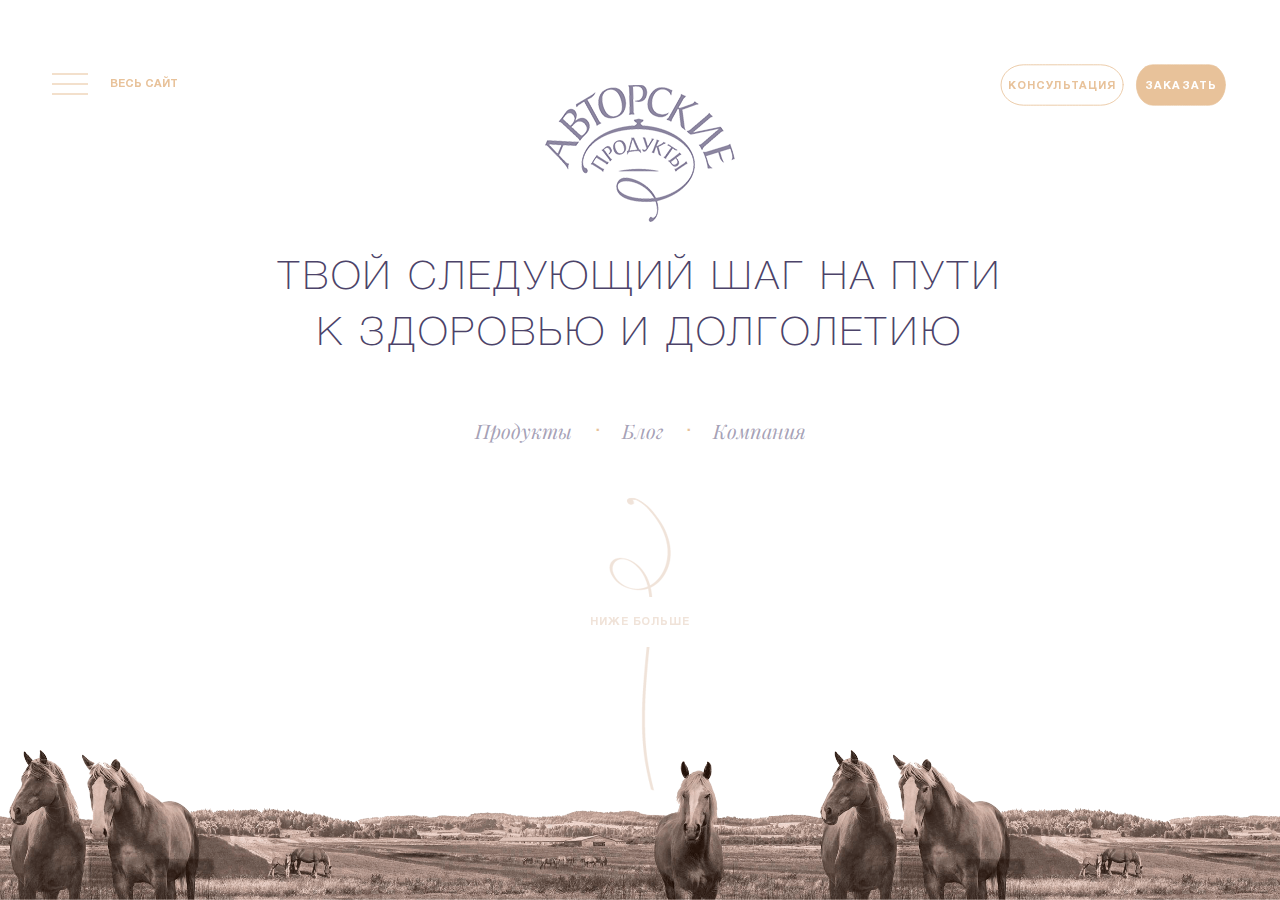
<file: index.html>
<!doctype html>
<html>
<head>
	<meta charset="utf-8">
	<title>Main</title>
	<meta name="viewport" content="width=device-width, initial-scale=1">
	<meta name="format-detection" content="telephone=no">
	<link href='http://fonts.googleapis.com/css?family=Playfair+Display:400,700,400italic,700italic&subset=latin,cyrillic' rel='stylesheet' type='text/css'>
	<link rel="stylesheet" media="all" href="css/screen.css" >
	<!--[if IE]><script src="js/html5shiv.js"></script><![endif]-->
</head>
<body>
<!-- BEGIN  out-->
<div class="out">
	<!-- begin container  -->
	<div class="container">
		<div id="viewport" class="main">
			<!-- begin header  -->
			<header class="header" data-sr>
				<div class="header__in">
					<a href="#" class="logo js-top"></a>
					<!-- begin header__wrap  -->
					<div class="header__wrap">
						<div class="header__bl onleft">
							<div class="header__menu">
								<button id="hamburger" class="menu-button">
									<span id="morph-shape" class="morph-shape" data-morph-open="M3,20c0,0,12-4,27-4s27,4,27,4;M3,60c0,0,12,4,27,4s27-4,27-4" data-morph-close="M3,20c0,0,12,4,27,4s27-4,27-4;M3,60c0,0,12-4,27-4s27,4,27,4">
										<svg width="100%" height="100%" viewBox="0 0 60 80" preserveAspectRatio="none">
											<path d="M3,20c0,0,12,0,27,0s27,0,27,0" fill="none"/>
											<line x1="3" y1="40" x2="57" y2="40"/>
											<path d="M3,60c0,0,12,0,27,0s27,0,27,0" fill="none"/>
										</svg>
									</span>
									<span class="header__link">Весь сайт</span>
								</button>
							</div>
						</div>
						<div class="header__bl onright">
							<div class="button-wrap">
								<button class="button button--line button--effect-1">
									<span class="morph-shape" data-morph-active="M286.5,62.5c0,27.891-22.609,50.5-50.5,50.5c0,0-64.355-6-86-6c-21.645,0-86,6-86,6c-27.891,0-50.5-22.609-50.5-50.5l0,0C13.5,34.609,36.109,12,64,12c0,0,64.355,6,86,6c21.645,0,86-6,86-6C263.891,12,286.5,34.609,286.5,62.5L286.5,62.5z">
										<svg width="100%" height="100%" viewBox="0 0 300 125" preserveAspectRatio="none">
											<path d="M286.5,62.5c0,27.891-22.609,50.5-50.5,50.5c0,0-64.355,0-86,0c-21.645,0-86,0-86,0c-27.891,0-50.5-22.609-50.5-50.5l0,0C13.5,34.609,36.109,12,64,12c0,0,64.355,0,86,0c21.645,0,86,0,86,0C263.891,12,286.5,34.609,286.5,62.5L286.5,62.5z"/>
										</svg>
									</span>
									<span class="button__text">Консультация</span>
								</button>
								<button class="button button--fill button--effect-1">
									<span class="morph-shape" data-morph-active="M286.5,62.5c0,27.891-22.609,50.5-50.5,50.5c0,0-64.355-6-86-6c-21.645,0-86,6-86,6c-27.891,0-50.5-22.609-50.5-50.5l0,0C13.5,34.609,36.109,12,64,12c0,0,64.355,6,86,6c21.645,0,86-6,86-6C263.891,12,286.5,34.609,286.5,62.5L286.5,62.5z">
										<svg width="100%" height="100%" viewBox="0 0 300 125" preserveAspectRatio="none">
											<path d="M286.5,62.5C286.5,90.39099999999999,263.891,113,236,113C236,113,171.64499999999998,113,150,113C128.355,113,64,113,64,113C36.109,113,13.5,90.39099999999999,13.5,62.5C13.5,62.5,13.5,62.5,13.5,62.5C13.5,34.609,36.109,12,64,12C64,12,128.35500000000002,12,150,12C171.645,12,236,12,236,12C263.891,12,286.5,34.609,286.5,62.5C286.5,62.5,286.5,62.5,286.5,62.5C286.5,62.5,286.5,62.5,286.5,62.5"></path>
										<desc>Created with Snap</desc><defs></defs></svg>
									</span>
									<span class="button__text">Заказать</span>
								</button>
							</div>
						</div>
					</div>
					<!-- end header__wrap -->
				</div>
			</header>
			<!-- end header -->
			<div class="section large-pad no-bg" data-sr>
				<div class="section__in txt-center">
					<h1 class='h1 max-width'>Твой следующий шаг на пути к здоровью и долголетию</h1>
					<ul class="anchors">
						<li><a href="#products" class="anchors__link js-link">Продукты</a></li>
						<li><a href="#blog" class="anchors__link js-link">Блог</a></li>
						<li><a href="#about" class="anchors__link js-link">Компания</a></li>
					</ul>
					<a href="#products" class="more js-link" data-sr="delay always, reset true, vFactor 0.9"><span>Ниже больше</span></a>
				</div>
			</div>
			<div class="section animate" id='products'>
				<div class="section__in">
					<h2 class="h2" data-sr>Продукты</h2>
					<h3 class="h3" data-sr>Уникальные</h3>
					<div class="slick-product" data-sr="wait 0.3s">
						<div class="product__slide">
							<div class="product__img onleft">
								<p class="product__ttl">Кобылье молоко и кумыс</p>
								<img src="img/package.jpg" alt="">
							</div>
							<div class="product__txt onright">
								<p class="product__ttl">Кобылье молоко и кумыс</p>
								<p class="product__p">Натуральное терапевтическое средство, рекомендованное для повышения иммунной защиты организма, нормализации обмена веществ, лечения расстройств ЖКТ и кожных заболеваний.</p>
								<a class="button is-orange" href="#">Терапевтические свойства</a>
							</div>
						</div>
						<div class="product__slide">
							<div class="product__img onleft">
								<p class="product__ttl">Кобылье молоко и кумыс</p>
								<img src="img/package.jpg" alt="">
							</div>
							<div class="product__txt onright">
								<p class="product__ttl">Кобылье молоко и кумыс</p>
								<p class="product__p">Натуральное терапевтическое средство, рекомендованное для повышения иммунной защиты организма, нормализации обмена веществ, лечения расстройств ЖКТ и кожных заболеваний.</p>
								<a class="button is-orange" href="#">Терапевтические свойства</a>
							</div>
						</div>
						<div class="product__slide">
							<div class="product__img onleft">
								<p class="product__ttl">Кобылье молоко и кумыс</p>
								<img src="img/package.jpg" alt="">
							</div>
							<div class="product__txt onright">
								<p class="product__ttl">Кобылье молоко и кумыс</p>
								<p class="product__p">Натуральное терапевтическое средство, рекомендованное для повышения иммунной защиты организма, нормализации обмена веществ, лечения расстройств ЖКТ и кожных заболеваний.</p>
								<a class="button is-orange" href="#">Терапевтические свойства</a>
							</div>
					  	</div>
					</div>
				</div>
				<span class="flourish" data-sr="vFactor 0.9"></span>
			</div>
			<div class="section animate" id='blog'>
				<div class="section__in">
					<h2 class="h2" data-sr>Наш блог</h2>
					<h3 class="h3" data-sr>Свежие события</h3>
					<div class="txt-center blog-slider">
						<div class="blog js-blog">
							<div class="blog__item" data-sr="wait 0.3s">
								<a href="#" class="blog__in">
									<div class="blog__img">
										<img src="img/blog1.jpg" alt="">
									</div>
									<p class="blog__txt">Кобылье молоко и кумыс - здоровье в каждой капле</p>
									<p class="blog__date">06 марта 2015</p>
								</a>
							</div>
							<div class="blog__item" data-sr="wait 0.6s">
								<a href="#" class="blog__in">
									<div class="blog__img">
										<img src="img/blog2.jpg" alt="">
									</div>
									<p class="blog__txt">Невероятная польза от кумыса.</p>
									<p class="blog__date">06 марта 2015 </p>
								</a>
							</div>
							<div class="blog__item" data-sr="wait 0.9s">
								<a href="#" class="blog__in">
									<div class="blog__img">
										<img src="img/blog3.jpg" alt="">
									</div>
									<p class="blog__txt">Влияние кумыса на сердечно-сосудистую и репродуктивную систему</p>
									<p class="blog__date">06 марта 2015 </p>
								</a>
							</div>
						</div>
						<div class="blog__btn"><a href="1-0blog.html" class="button is-orange">Весь блог</a></div>
					</div>
				</div>
				<span class="flourish" data-sr="delay always, reset true, vFactor 0.9"></span>
			</div>
			<div class="section animate" id='company'>
				<div class="section__in">
					<h2 class="h2" data-sr>Душевная компания</h2>
					<h3 class="h3" data-sr>Мы вкладываем душу во все, что делаем. По-другому не умеем</h3>
					<div class="about">
						<div class="about__bl no-bg">
							<p class="about__txt onleft" data-sr="wait 0.3s">
								Именно такое чуткое отношение к работе позволило за 2 года построить с нуля современную молочную конеферму. Первую
								и единственную в Беларуси ферму, где производятся поистине «Авторские продукты» –  кобылье молоко и кумыс.  Проект реали-
								зован благодаря дружной команде единомышленников, влюблен-
								ных в лошадей.

							</p>
							<p class="about__txt onright" data-sr="wait 0.6s">
								Каждый из нас является автором, ценным специалистом, экспертом в своем деле. И каждый несет ответственность за качество продуктов и уровень оказываемого сервиса. Вместе мы прокладываем свой собственный путь. Неизведанный, смелый, уникальный. Дорабатываем и внедряем самые современные технологии, учитывая ценный опыт лидеров мирового коневодства.
							</p>
						</div>
						<blockquote class="blockquote" data-sr="wait 0.9s">
							<p>Все, что мы реализуем, делается в нашей стране впервые. И осознание этого только укрепляет стремление к поставленной цели: принять участие в оздоровлении нации, возродив в Беларуси молочное коневодство!</p>
						</blockquote>
						<div class="about__btn" href="#" data-sr="wait 1.2s"><a href="#" class="button is-orange">Производство</a></div>
					</div>
				</div>
				<span class="flourish" data-sr="delay always, reset true, vFactor 0.9"></span>
			</div>
			<div class="section animate" id='about'>
				<div class="section__in">
					<h2 class="h2" data-sr>О компании</h2>
					<h3 class="h3" data-sr>История успеха</h3>
					<div class="about">
						<p class="about__ttl" data-sr="wait 0.3s">Компания “Авторские продукты”</p>
						<div class="about__bl">
							<p class="about__txt onleft" data-sr="wait 0.6s">
								Наша компания одна из первых начала заниматься выращиванием лошадей для производства кумыса.
								Мы новички на рынке Беларуси, но, надеемся, что нас и нашу продукцию полюбят и примят, так как она не просто вкусная, но еще и целебная.
								Все, что мы делаем, направлено на достижение общей цели — открыть людям доступ к целебным свойствам кобыльего молока и кумыса.
							</p>
							<p class="about__txt onright" data-sr="wait 0.9s">
								Наша компания одна из первых начала заниматься выращиванием лошадей для производства кумыса.
								На нашей конеферме работают специалисты, влюбленные в лошадей.
								Дружный коллектив единомышленников направляет все свои знания, умения и навыки на то, чтобы возродить продуктивное молочное коневодство в Беларуси.
								Мы ощущаем, что общение с лошадьми поменяло наше мировоззрение.
							</p>
						</div>
						<div class="about__btn" href="#"><a href="#" class="button is-orange" data-sr="wait 1.2s">Читать подробнее</a></div>
					</div>
				</div>
				<span class="flourish" data-sr="delay always, reset true, vFactor 0.9"></span>
			</div>
			<div class="section no-bg animate" id='all'>
				<div class="section__in">
					<h2 class="h2" data-sr>Весь сайт</h2>
					<h3 class="h3" data-sr>Не теряйтесь</h3>
					<div class="all" data-sr="wait 0.3s">
						<ul class="all__list">
							<li><a class="js-top" href="#"><span>Авторские продукты</span></a></li>
							<li><a class="js-link" href="#products"><span>Продукты</span></a></li>
							<li><a class="js-link" href="#blog"><span>Блог</span></a></li>
							<li><a class="js-link" href="#about"><span>Компания</span></a></li>
						</ul>
						<ul class="all__list">
							<li><a href="#"><span>Кобылье молоко и кумыс</span></a></li>
							<li><a href="#"><span>Влияние на организм</span></a></li>
							<li><a href="#"><span>Состав</span></a></li>
							<li><a href="#"><span>Терапевтические свойства</span></a></li>
							<li><a href="#"><span>Гигена</span></a></li>
							<li><a href="#"><span>Ежедневная гигиена</span></a></li>
							<li><a href="#"><span>Правильное употребление</span></a></li>
							<li><a href="#"><span>Философия</span></a></li>
							<li><a href="#"><span>Для кого</span></a></li>
							<li><a href="#"><span>Коневодство</span></a></li>
						</ul>
						<ul class="all__list">
							<li><a href="#"><span>Производство</span></a></li>
							<li><a href="#"><span>Наша ферма</span></a></li>
							<li><a href="#"><span>Как получить кобылье молоко</span></a></li>
							<li><a href="#"><span>Как производится кумыс</span></a></li>
							<li><a href="#"><span>Срок годности</span></a></li>
							<li><a href="#"><span>Упаковка</span></a></li>
							<li><a href="#"><span>Наша команда</span></a></li>
						</ul>
						<ul class="all__list">
							<li><a href="#"><span>Сервис</span></a></li>
							<li><a href="#"><span>Кобылье молоко в кулинарии</span></a></li>
							<li><a href="#"><span>Доставка</span></a></li>
							<li><a href="#"><span>Отзывы</span></a></li>
							<li><a href="#"><span>Наши покупатели</span></a></li>
						</ul>
					</div>
				</div>
				<span class="flourish" data-sr="delay always, reset true, vFactor 0.9"></span>
			</div>
			<!-- begin footer  -->
			<footer class="footer is-main" data-sr>
				<div class="footer__in">
					<button class="button button--fill button--effect-1 js-top">
						<span class="morph-shape" data-morph-active="M286.5,62.5c0,27.891-22.609,50.5-50.5,50.5c0,0-64.355-6-86-6c-21.645,0-86,6-86,6c-27.891,0-50.5-22.609-50.5-50.5l0,0C13.5,34.609,36.109,12,64,12c0,0,64.355,6,86,6c21.645,0,86-6,86-6C263.891,12,286.5,34.609,286.5,62.5L286.5,62.5z">
							<svg width="100%" height="100%" viewBox="0 0 300 125" preserveAspectRatio="none">
								<path d="M286.5,62.5C286.5,90.39099999999999,263.891,113,236,113C236,113,171.64499999999998,113,150,113C128.355,113,64,113,64,113C36.109,113,13.5,90.39099999999999,13.5,62.5C13.5,62.5,13.5,62.5,13.5,62.5C13.5,34.609,36.109,12,64,12C64,12,128.35500000000002,12,150,12C171.645,12,236,12,236,12C263.891,12,286.5,34.609,286.5,62.5C286.5,62.5,286.5,62.5,286.5,62.5C286.5,62.5,286.5,62.5,286.5,62.5"></path>
							<desc>Created with Snap</desc><defs></defs></svg>
						</span>
						<span class="button__text">Наверх</span>
					</button>
					<p class="footer__copy">© 2014, «БелКумысПром»</p>
					<p class="footer__made">Разработка сайта: <a href="#">Flex Media</a></p>
				</div>
			</footer>
			<!-- end footer -->
		</div>
		<div class="bg js-bg"></div>
	</div>
	<!-- end container  -->
	<!-- begin mobile-menu -->
	<nav class="mob">
		<div class="mob__in">
			<a href="#" class="mob__logo"><img src="img/logo-small.png" alt=""></a>
			<div class="mob__nav">
				<ul class="mob__menu">
					<li><a href="#" class="mob__link is-active">Главная</a></li>
					<li><a href="#" class="mob__link">Блог</a></li>
					<li><a href="#" class="mob__link">Кобылье молоко и кумыс</a></li>
					<li><a href="#" class="mob__link">Производство</a></li>
					<li><a href="#" class="mob__link">Сервис</a></li>
				</ul>
			</div>
			<a href="#" class="mob__order">Консультация</a>
			<a href="#" class="mob__order">Заказать</a>
		</div>
	</nav>
	<div class="mob-close js-mob-close">
		<i class="icon-close"></i>
		<span>Закрыть</span>
	</div>
	<!-- end mobile-menu -->
</div>
<!-- END out-->
<!-- load scripts -->
<script src='js/lib/jquery.js'></script>
<script src='js/lib/slick.min.js'></script>
<script src='js/lib/modernizr.custom.js'></script>
<script src='js/lib/snap.svg-min.js'></script>
<script src='js/lib/classie.js'></script>
<script src='js/lib/dialogFx.js'></script>
<script src='js/lib/scrollTo.min.js'></script>
<script src='js/lib/jquery.form-validator.min.js'></script>
<script src='js/lib/scrollReveal.min.js'></script>
<script src='js/common.js'></script>
<script>
	var config = { 
		viewport: document.getElementById('viewport'),
		vFactor:  0.50,
		scale: false
	}
	window.sr = new scrollReveal( config);
</script>
</body>
</html>
</file>
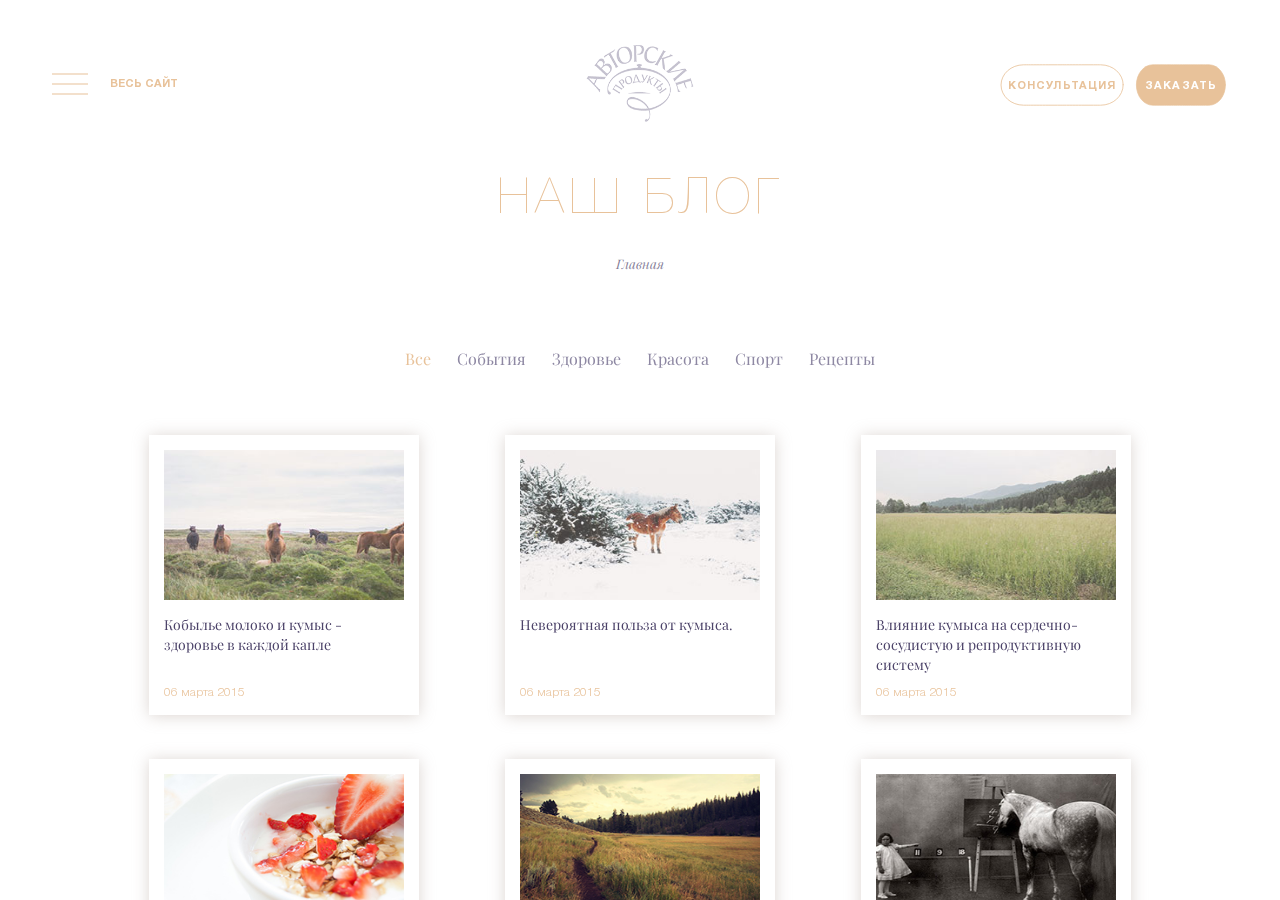
<file: 1-0blog.html>
<!doctype html>
<html>
<head>
	<meta charset="utf-8">
	<title>Blog</title>
	<meta name="viewport" content="width=device-width, initial-scale=1">
	<meta name="format-detection" content="telephone=no">
	<link href='http://fonts.googleapis.com/css?family=Playfair+Display:400,400italic&subset=latin,cyrillic' rel='stylesheet' type='text/css'>
	<link rel="stylesheet" media="all" href="css/screen.css" >
	<!--[if IE]><script src="js/html5shiv.js"></script><![endif]-->
</head>
<body>
<!-- BEGIN  out-->
<div class="out is-inner">
	<div class="container">
		<div id="viewport" class="main">
			<!-- begin header  -->
			<header class="header" data-sr>
				<div class="header__in">
					<a href="#" class="logo logo_inner js-top"></a>
					<!-- begin header__wrap  -->
					<div class="header__wrap">
						<div class="header__bl onleft">
							<div class="header__menu">
								<button id="hamburger" class="menu-button">
									<span id="morph-shape" class="morph-shape" data-morph-open="M3,20c0,0,12-4,27-4s27,4,27,4;M3,60c0,0,12,4,27,4s27-4,27-4" data-morph-close="M3,20c0,0,12,4,27,4s27-4,27-4;M3,60c0,0,12-4,27-4s27,4,27,4">
										<svg width="100%" height="100%" viewBox="0 0 60 80" preserveAspectRatio="none">
											<path d="M3,20c0,0,12,0,27,0s27,0,27,0" fill="none"/>
											<line x1="3" y1="40" x2="57" y2="40"/>
											<path d="M3,60c0,0,12,0,27,0s27,0,27,0" fill="none"/>
										</svg>
									</span>
									<span class="header__link">Весь сайт</span>
								</button>
							</div>
						</div>
						<div class="header__bl onright">
							<div class="button-wrap">
								<button class="button button--line button--effect-1">
									<span class="morph-shape" data-morph-active="M286.5,62.5c0,27.891-22.609,50.5-50.5,50.5c0,0-64.355-6-86-6c-21.645,0-86,6-86,6c-27.891,0-50.5-22.609-50.5-50.5l0,0C13.5,34.609,36.109,12,64,12c0,0,64.355,6,86,6c21.645,0,86-6,86-6C263.891,12,286.5,34.609,286.5,62.5L286.5,62.5z">
										<svg width="100%" height="100%" viewBox="0 0 300 125" preserveAspectRatio="none">
											<path d="M286.5,62.5c0,27.891-22.609,50.5-50.5,50.5c0,0-64.355,0-86,0c-21.645,0-86,0-86,0c-27.891,0-50.5-22.609-50.5-50.5l0,0C13.5,34.609,36.109,12,64,12c0,0,64.355,0,86,0c21.645,0,86,0,86,0C263.891,12,286.5,34.609,286.5,62.5L286.5,62.5z"/>
										</svg>
									</span>
									<span class="button__text">Консультация</span>
								</button>
								<button class="button button--fill button--effect-1">
									<span class="morph-shape" data-morph-active="M286.5,62.5c0,27.891-22.609,50.5-50.5,50.5c0,0-64.355-6-86-6c-21.645,0-86,6-86,6c-27.891,0-50.5-22.609-50.5-50.5l0,0C13.5,34.609,36.109,12,64,12c0,0,64.355,6,86,6c21.645,0,86-6,86-6C263.891,12,286.5,34.609,286.5,62.5L286.5,62.5z">
										<svg width="100%" height="100%" viewBox="0 0 300 125" preserveAspectRatio="none">
											<path d="M286.5,62.5C286.5,90.39099999999999,263.891,113,236,113C236,113,171.64499999999998,113,150,113C128.355,113,64,113,64,113C36.109,113,13.5,90.39099999999999,13.5,62.5C13.5,62.5,13.5,62.5,13.5,62.5C13.5,34.609,36.109,12,64,12C64,12,128.35500000000002,12,150,12C171.645,12,236,12,236,12C263.891,12,286.5,34.609,286.5,62.5C286.5,62.5,286.5,62.5,286.5,62.5C286.5,62.5,286.5,62.5,286.5,62.5"></path>
										<desc>Created with Snap</desc><defs></defs></svg>
									</span>
									<span class="button__text">Заказать</span>
								</button>
							</div>
						</div>
					</div>
					<!-- end header__wrap -->
				</div>
			</header>
			<!-- end header -->
			<div class="section is-blog">
				<div class="section__in small-pad">
					<h2 class="h2" data-sr>Наш блог</h2>
					<ul class="breadcrumbs" data-sr>
						<li><a href="#">Главная</a></li>
					</ul>
					<ul class="tags" data-sr="wait 0.3s">
						<li><a href="#" class="is-active">Все</a></li>
						<li><a href="#">События</a></li>
						<li><a href="#">Здоровье</a></li>
						<li><a href="#">Красота</a></li>
						<li><a href="#">Спорт</a></li>
						<li><a href="#">Рецепты</a></li>
					</ul>
					<div class="txt-center">
						<div class="blog">
							<div class="blog__item" data-sr="wait 0.3s">
								<a href="#" class="blog__in">
									<div class="blog__img">
										<img src="img/blog1.jpg" alt="">
									</div>
									<p class="blog__txt">Кобылье молоко и кумыс - здоровье в каждой капле</p>
									<p class="blog__date">06 марта 2015</p>
								</a>
							</div>
							<div class="blog__item" data-sr="wait 0.6s">
								<a href="#" class="blog__in">
									<div class="blog__img">
										<img src="img/blog2.jpg" alt="">
									</div>
									<p class="blog__txt">Невероятная польза от кумыса.</p>
									<p class="blog__date">06 марта 2015 </p>
								</a>
							</div>
							<div class="blog__item" data-sr="wait 0.9s">
								<a href="#" class="blog__in">
									<div class="blog__img">
										<img src="img/blog3.jpg" alt="">
									</div>
									<p class="blog__txt">Влияние кумыса на сердечно-сосудистую и репродуктивную систему</p>
									<p class="blog__date">06 марта 2015 </p>
								</a>
							</div>
							<div class="blog__item" data-sr="wait 0.3s, vFactor 0.1">
								<a href="#" class="blog__in">
									<div class="blog__img">
										<img src="img/blog4.jpg" alt="">
									</div>
									<p class="blog__txt">Рецепты коктейлей <br> из кобыльего молока</p>
									<p class="blog__date">06 марта 2015 </p>
								</a>
							</div>
							<div class="blog__item" data-sr="wait 0.6s, vFactor 0.1">
								<a href="#" class="blog__in">
									<div class="blog__img">
										<img src="img/blog5.jpg" alt="">
									</div>
									<p class="blog__txt">Чем мы кормим лошадей</p>
									<p class="blog__date">06 марта 2015 </p>
								</a>
							</div>
							<div class="blog__item" data-sr="wait 0.9s, vFactor 0.1">
								<a href="#" class="blog__in">
									<div class="blog__img">
										<img src="img/blog6.jpg" alt="">
									</div>
									<p class="blog__txt">Лошади одни из умнейших животных на Земле.</p>
									<p class="blog__date">06 марта 2015 </p>
								</a>
							</div>
						</div>
					</div>
					<ul class="pages" data-sr>
						<li><a href="#" class="is-active">1</a></li>
						<li><a href="#">2</a></li>
						<li><a href="#">3</a></li>
						<li><a href="#">4</a></li>
						<li><a href="#">5</a></li>
						<li><a href="#">...</a></li>
						<li><a href="#">16</a></li>
					</ul>
				</div>
			</div>

			<!-- begin footer  -->
			<footer class="footer" data-sr>
				<div class="footer__in">
					<button class="button button--fill button--effect-1 js-top">
						<span class="morph-shape" data-morph-active="M286.5,62.5c0,27.891-22.609,50.5-50.5,50.5c0,0-64.355-6-86-6c-21.645,0-86,6-86,6c-27.891,0-50.5-22.609-50.5-50.5l0,0C13.5,34.609,36.109,12,64,12c0,0,64.355,6,86,6c21.645,0,86-6,86-6C263.891,12,286.5,34.609,286.5,62.5L286.5,62.5z">
							<svg width="100%" height="100%" viewBox="0 0 300 125" preserveAspectRatio="none">
								<path d="M286.5,62.5C286.5,90.39099999999999,263.891,113,236,113C236,113,171.64499999999998,113,150,113C128.355,113,64,113,64,113C36.109,113,13.5,90.39099999999999,13.5,62.5C13.5,62.5,13.5,62.5,13.5,62.5C13.5,34.609,36.109,12,64,12C64,12,128.35500000000002,12,150,12C171.645,12,236,12,236,12C263.891,12,286.5,34.609,286.5,62.5C286.5,62.5,286.5,62.5,286.5,62.5C286.5,62.5,286.5,62.5,286.5,62.5"></path>
							<desc>Created with Snap</desc><defs></defs></svg>
						</span>
						<span class="button__text">Наверх</span>
					</button>
					<p class="footer__copy">© 2014, «БелКумысПром»</p>
					<p class="footer__made">Разработка сайта: <a href="#">Flex Media</a></p>
				</div>
			</footer>
			<!-- end footer -->
			<div class="bg-wrap is-inner">
				<div class="bg"></div>
			</div>
		</div>
	</div>
	<!-- begin mobile-menu -->
	<nav class="mob">
		<div class="mob__in">
			<a href="#" class="mob__logo"><img src="img/logo-small.png" alt=""></a>
			<div class="mob__nav">
				<ul class="mob__menu">
					<li><a href="#" class="mob__link is-active">Главная</a></li>
					<li><a href="#" class="mob__link">Блог</a></li>
					<li><a href="#" class="mob__link">Кобылье молоко и кумыс</a></li>
					<li><a href="#" class="mob__link">Производство</a></li>
					<li><a href="#" class="mob__link">Сервис</a></li>
				</ul>
			</div>
			<a href="#" class="mob__order">Консультация</a>
			<a href="#" class="mob__order">Заказать</a>
		</div>
	</nav>
	<div class="mob-close js-mob-close">
		<i class="icon-close"></i>
		<span>Закрыть</span>
	</div>
	<!-- end mobile-menu -->
</div>
<!-- END out-->
<!-- load scripts -->
<script src='js/lib/jquery.js'></script>
<script src='js/lib/slick.min.js'></script>
<script src='js/lib/modernizr.custom.js'></script>
<script src='js/lib/snap.svg-min.js'></script>
<script src='js/lib/classie.js'></script>
<script src='js/lib/dialogFx.js'></script>
<script src='js/lib/scrollTo.min.js'></script>
<script src='js/lib/jquery.form-validator.min.js'></script>
<script src='js/lib/scrollReveal.min.js'></script>
<script src='js/common.js'></script>
<script>
	var config = { 
		viewport: document.getElementById('viewport'),
		vFactor:  0.50,
		scale: false
	}
	window.sr = new scrollReveal( config);
</script>
</body>
</html>
</file>
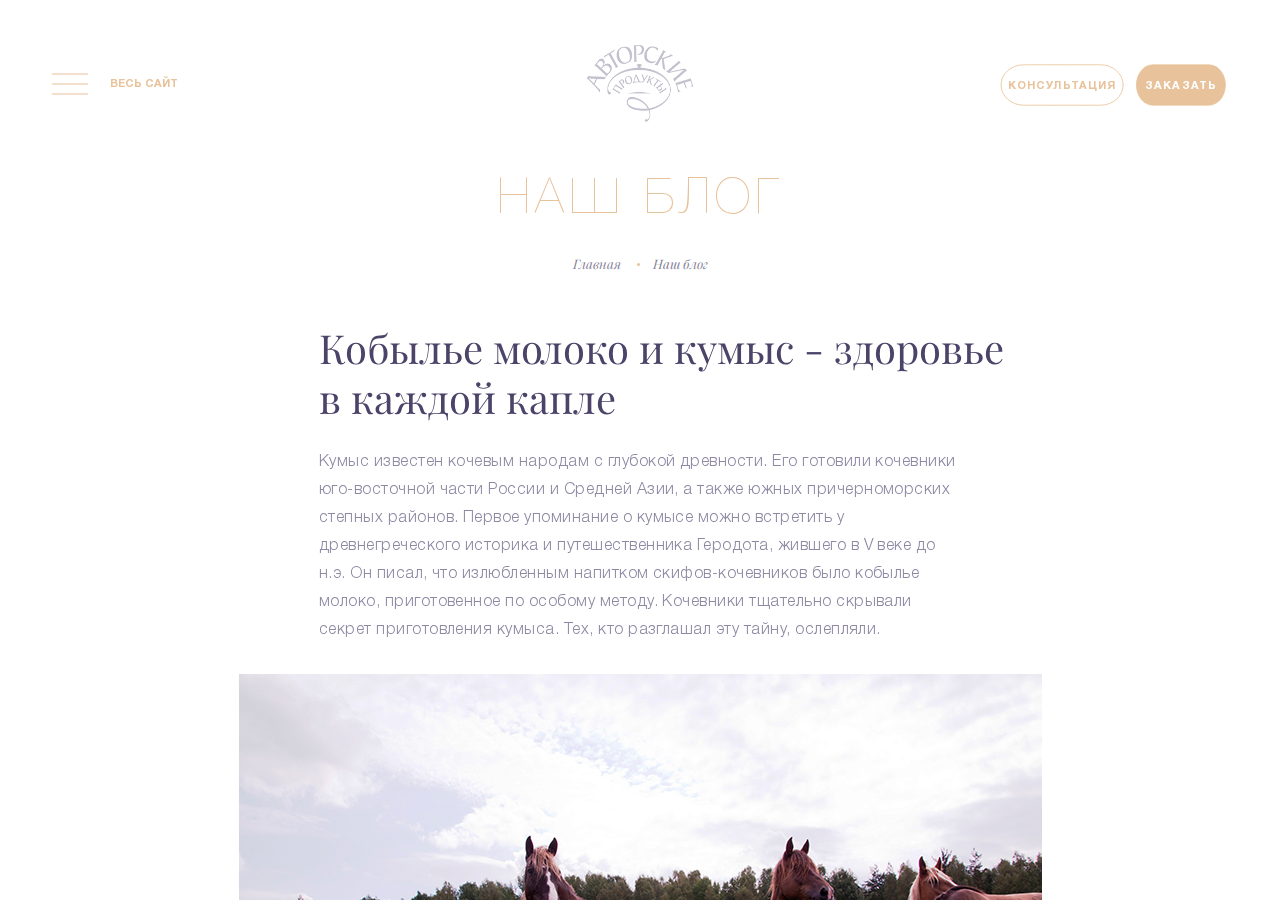
<file: 1-1blog-inner.html>
<!doctype html>
<html>
<head>
	<meta charset="utf-8">
	<title>Blog Inner</title>
	<meta name="viewport" content="width=device-width, initial-scale=1">
	<meta name="format-detection" content="telephone=no">
	<link href='http://fonts.googleapis.com/css?family=Playfair+Display:400,400italic&subset=latin,cyrillic' rel='stylesheet' type='text/css'>
	<link rel="stylesheet" media="all" href="css/screen.css" >
	<!--[if IE]><script src="js/html5shiv.js"></script><![endif]-->
</head>
<body>
<!-- BEGIN  out-->
<div class="out is-inner">
	<div class="container">
		<div id="viewport" class="main">
			<!-- begin header  -->
			<header class="header" data-sr>
				<div class="header__in">
					<a href="#" class="logo logo_inner js-top"></a>
					<!-- begin header__wrap  -->
					<div class="header__wrap">
						<div class="header__bl onleft">
							<div class="header__menu">
								<button id="hamburger" class="menu-button">
									<span id="morph-shape" class="morph-shape" data-morph-open="M3,20c0,0,12-4,27-4s27,4,27,4;M3,60c0,0,12,4,27,4s27-4,27-4" data-morph-close="M3,20c0,0,12,4,27,4s27-4,27-4;M3,60c0,0,12-4,27-4s27,4,27,4">
										<svg width="100%" height="100%" viewBox="0 0 60 80" preserveAspectRatio="none">
											<path d="M3,20c0,0,12,0,27,0s27,0,27,0" fill="none"/>
											<line x1="3" y1="40" x2="57" y2="40"/>
											<path d="M3,60c0,0,12,0,27,0s27,0,27,0" fill="none"/>
										</svg>
									</span>
									<span class="header__link">Весь сайт</span>
								</button>
							</div>
						</div>
						<div class="header__bl onright">
							<div class="button-wrap">
								<button class="button button--line button--effect-1">
									<span class="morph-shape" data-morph-active="M286.5,62.5c0,27.891-22.609,50.5-50.5,50.5c0,0-64.355-6-86-6c-21.645,0-86,6-86,6c-27.891,0-50.5-22.609-50.5-50.5l0,0C13.5,34.609,36.109,12,64,12c0,0,64.355,6,86,6c21.645,0,86-6,86-6C263.891,12,286.5,34.609,286.5,62.5L286.5,62.5z">
										<svg width="100%" height="100%" viewBox="0 0 300 125" preserveAspectRatio="none">
											<path d="M286.5,62.5c0,27.891-22.609,50.5-50.5,50.5c0,0-64.355,0-86,0c-21.645,0-86,0-86,0c-27.891,0-50.5-22.609-50.5-50.5l0,0C13.5,34.609,36.109,12,64,12c0,0,64.355,0,86,0c21.645,0,86,0,86,0C263.891,12,286.5,34.609,286.5,62.5L286.5,62.5z"/>
										</svg>
									</span>
									<span class="button__text">Консультация</span>
								</button>
								<button class="button button--fill button--effect-1">
									<span class="morph-shape" data-morph-active="M286.5,62.5c0,27.891-22.609,50.5-50.5,50.5c0,0-64.355-6-86-6c-21.645,0-86,6-86,6c-27.891,0-50.5-22.609-50.5-50.5l0,0C13.5,34.609,36.109,12,64,12c0,0,64.355,6,86,6c21.645,0,86-6,86-6C263.891,12,286.5,34.609,286.5,62.5L286.5,62.5z">
										<svg width="100%" height="100%" viewBox="0 0 300 125" preserveAspectRatio="none">
											<path d="M286.5,62.5C286.5,90.39099999999999,263.891,113,236,113C236,113,171.64499999999998,113,150,113C128.355,113,64,113,64,113C36.109,113,13.5,90.39099999999999,13.5,62.5C13.5,62.5,13.5,62.5,13.5,62.5C13.5,34.609,36.109,12,64,12C64,12,128.35500000000002,12,150,12C171.645,12,236,12,236,12C263.891,12,286.5,34.609,286.5,62.5C286.5,62.5,286.5,62.5,286.5,62.5C286.5,62.5,286.5,62.5,286.5,62.5"></path>
										<desc>Created with Snap</desc><defs></defs></svg>
									</span>
									<span class="button__text">Заказать</span>
								</button>
							</div>
						</div>
					</div>
					<!-- end header__wrap -->
				</div>
			</header>
			<!-- end header -->
			<div class="section is-blog">
				<div class="section__in small-pad">
					<h2 class="h2" data-sr>Наш блог</h2>
					<ul class="breadcrumbs" data-sr>
						<li><a href="#">Главная</a></li>
						<li><a href="#">Наш блог</a></li>
					</ul>
					<div class="inner" data-sr="wait 0.3s, vFactor 0.1">
						<div class="in-title">Кобылье молоко и кумыс - здоровье в каждой капле</div>
						<p class="animate animate_1">Кумыс известен кочевым народам с глубокой древности. Его готовили кочевники юго-восточной части России и Средней Азии, а также южных причерноморских степных районов. Первое упоминание о кумысе можно встретить у древнегреческого историка и путешественника Геродота, жившего в V веке до н.э. Он писал, что излюбленным напитком скифов-кочевников было кобылье молоко, приготовенное по особому методу. Кочевники тщательно скрывали секрет приготовления кумыса. Тех, кто разглашал эту тайну, ослепляли.</p>
						<img class="animate animate_1" src="img/blog-img1.jpg" alt="">
						<p class="animate animate_1">Кумыс известен кочевым народам с глубокой древности. Его готовили кочевники юго-восточной части России и Средней Азии, а также южных причерноморских степных районов. Первое упоминание о кумысе можно встретить у древнегреческого историка и путешественника Геродота, жившего в V веке до н.э. Он писал, что излюбленным напитком скифов-кочевников было кобылье молоко, приготовленное по особому методу. Кочевники тщательно скрывали секрет приготовления кумыса. Тех, кто разглашал эту тайну, ослепляли.</p>
						<blockquote class="animate animate_1">Ислам, как известно, запрещает мусульманам употреблять алкогольные напитки. Кумыс же Кораном не запрещен, и, таким образом, он является единственным опьяняющим напитком у мусульман.</blockquote>
						<p class="animate animate_1">Кумыс известен кочевым народам с глубокой древности. Его готовили кочевники юго-восточной части России и Средней Азии, а также южных причерноморских степных районов. Первое упоминание о кумысе можно встретить у древнегреческого историка и путешественника Геродота, жившего в V веке до н.э.</p>
						<div class="inner__news">
							<div class="inner__heading animate animate_1">Свойства и применение</div>
							<img class="animate animate_1" src="img/blog-img2.jpg" alt="">
							<p class="animate animate_1"><b>В специальных кумысолечебницах и санаториях кумыс делают на закваске, приготовленной на чистых культурах молочнокислых палочек и дрожжей при строго выдержанном режиме ферментации. Свертываясь, белок молока кобылиц образует мелкие нежные хлопья, почти неощутимые на языке, и заквашенное молоко кобылиц по своей консистенции отличается от свежего.</b></p>
							<p class="animate animate_1">Кумыс известен кочевым народам с глубокой древности. Его готовили кочевники юго-восточной части России и Средней Азии, а также южных</p>
							<p class="animate animate_1">причерноморских степных районов. Первое упоминание о кумысе можно встретить у древнегреческого историка и путешественника Геродота, жившего в V веке до н.э. с глубокой древности. Его готовили кочевники юго-восточной части России и Средней Азии, а также южных причерноморских степных районов. Первое упоминание о кумысе можно встретить у древнегреческого историка и путешественника Геродота, жившего в V веке до н.э.</p>
						</div>
						<div class="gallery animate animate_1">
							<div class="inner__heading">Галерея наших личных фотографий с фермы</div>
							<div class="gallery__wrap">
								<div class="gallery__slider js-slick">
									<div class="gallery__item">
										<img src="img/gallery-item.jpg" alt="">
									</div>
									<div class="gallery__item">
										<img src="img/gallery-item.jpg" alt="">
									</div>
									<div class="gallery__item">
										<img src="img/gallery-item.jpg" alt="">
									</div>
									<div class="gallery__item">
										<img src="img/gallery-item.jpg" alt="">
									</div>
									<div class="gallery__item">
										<img src="img/gallery-item.jpg" alt="">
									</div>
								</div>
								<div class="gallery__pager">
									<span class="gallery__current">1</span><span> / </span><span class="gallery__total"></span>
									<a href="#" class="gallery__prev"></a>
									<a href="#" class="gallery__next"></a>
								</div>
							</div>
						</div>
						<p class="animate animate_1">Кумыс известен кочевым народам с глубокой древности. Его готовили кочевники юго-восточной части России и Средней Азии, а также южных причерноморских степных районов. Первое упоминание о кумысе можно встретить у древнегре-ческого историка и путешественника Геродота, жившего в V веке до н.э.</p>
						<div class="inner__box">
							<a href="#" class="back">вернуться ко всем статьям</a>
						</div>
						<ul class="share">
							<li><a href="#"><img src="img/fb.jpg" alt=""></a></li>
							<li><a href="#"><img src="img/vk.jpg" alt=""></a></li>
							<li><a href="#"><img src="img/tw.jpg" alt=""></a></li>
						</ul>
					</div>
					<div class="txt-center" data-sr>
						<div class="in-title">Читайте также:</div>
						<div class="blog animate animate_1">
							<div class="blog__item">
								<a href="#" class="blog__in">
									<div class="blog__img">
										<img src="img/blog4.jpg" alt="">
									</div>
									<p class="blog__txt">Рецепты коктейлей <br> из кобыльего молока</p>
									<p class="blog__date">06 марта 2015 </p>
								</a>
							</div>
							<div class="blog__item">
								<a href="#" class="blog__in">
									<div class="blog__img">
										<img src="img/blog5.jpg" alt="">
									</div>
									<p class="blog__txt">Чем мы кормим лошадей</p>
									<p class="blog__date">06 марта 2015 </p>
								</a>
							</div>
							<div class="blog__item">
								<a href="#" class="blog__in">
									<div class="blog__img">
										<img src="img/blog6.jpg" alt="">
									</div>
									<p class="blog__txt">Лошади одни из умнейших животных на Земле.</p>
									<p class="blog__date">06 марта 2015 </p>
								</a>
							</div>
						</div>
					</div>
				</div>
			</div>

			<!-- begin footer  -->
			<footer class="footer" data-sr="wait 0.3s">
				<div class="footer__in">
					<button class="button button--fill button--effect-1 js-top">
						<span class="morph-shape" data-morph-active="M286.5,62.5c0,27.891-22.609,50.5-50.5,50.5c0,0-64.355-6-86-6c-21.645,0-86,6-86,6c-27.891,0-50.5-22.609-50.5-50.5l0,0C13.5,34.609,36.109,12,64,12c0,0,64.355,6,86,6c21.645,0,86-6,86-6C263.891,12,286.5,34.609,286.5,62.5L286.5,62.5z">
							<svg width="100%" height="100%" viewBox="0 0 300 125" preserveAspectRatio="none">
								<path d="M286.5,62.5C286.5,90.39099999999999,263.891,113,236,113C236,113,171.64499999999998,113,150,113C128.355,113,64,113,64,113C36.109,113,13.5,90.39099999999999,13.5,62.5C13.5,62.5,13.5,62.5,13.5,62.5C13.5,34.609,36.109,12,64,12C64,12,128.35500000000002,12,150,12C171.645,12,236,12,236,12C263.891,12,286.5,34.609,286.5,62.5C286.5,62.5,286.5,62.5,286.5,62.5C286.5,62.5,286.5,62.5,286.5,62.5"></path>
							<desc>Created with Snap</desc><defs></defs></svg>
						</span>
						<span class="button__text">Наверх</span>
					</button>
					<p class="footer__copy">© 2014, «БелКумысПром»</p>
					<p class="footer__made">Разработка сайта: <a href="#">Flex Media</a></p>
				</div>
			</footer>
			<!-- end footer -->
			<div class="bg-wrap is-inner">
				<div class="bg"></div>
			</div>
		</div>
	</div>
	<!-- begin mobile-menu -->
	<nav class="mob">
		<div class="mob__in">
			<a href="#" class="mob__logo"><img src="img/logo-small.png" alt=""></a>
			<div class="mob__nav">
				<ul class="mob__menu">
					<li><a href="#" class="mob__link is-active">Главная</a></li>
					<li><a href="#" class="mob__link">Блог</a></li>
					<li><a href="#" class="mob__link">Кобылье молоко и кумыс</a></li>
					<li><a href="#" class="mob__link">Производство</a></li>
					<li><a href="#" class="mob__link">Сервис</a></li>
				</ul>
			</div>
			<a href="#" class="mob__order">Консультация</a>
			<a href="#" class="mob__order">Заказать</a>
		</div>
	</nav>
	<div class="mob-close js-mob-close">
		<i class="icon-close"></i>
		<span>Закрыть</span>
	</div>
	<!-- end mobile-menu -->
</div>
<!-- END out-->
<!-- load scripts -->
<script src='js/lib/jquery.js'></script>
<script src='js/lib/slick.min.js'></script>
<script src='js/lib/modernizr.custom.js'></script>
<script src='js/lib/snap.svg-min.js'></script>
<script src='js/lib/classie.js'></script>
<script src='js/lib/dialogFx.js'></script>
<script src='js/lib/scrollTo.min.js'></script>
<script src='js/lib/jquery.form-validator.min.js'></script>
<script src='js/lib/scrollReveal.min.js'></script>
<script src='js/common.js'></script>
<script>
	var config = { 
		viewport: document.getElementById('viewport'),
		vFactor:  0.50,
		scale: false
	}
	window.sr = new scrollReveal( config);
</script>
</body>
</html>
</file>
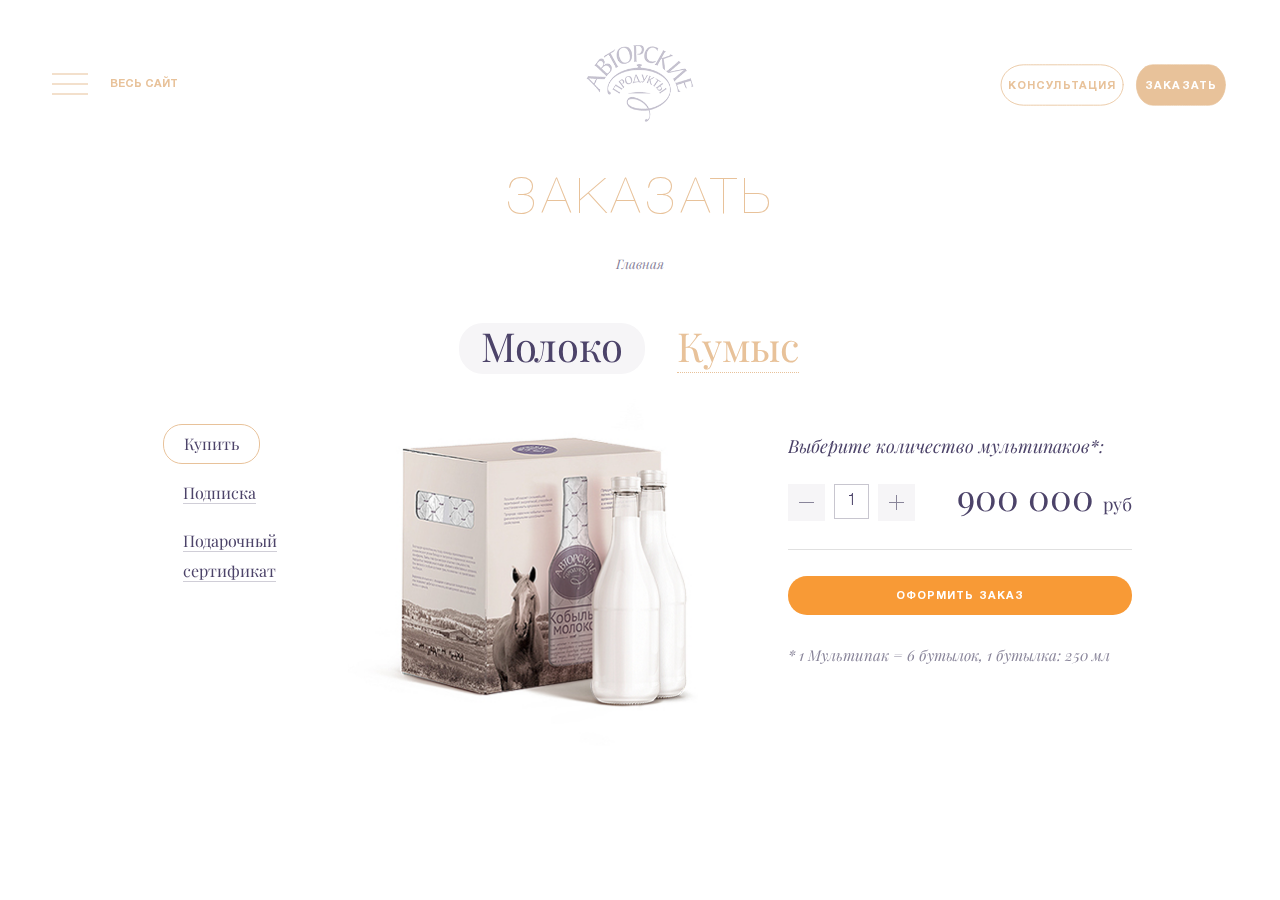
<file: 2-0-zakaz.html>
<!doctype html>
<html>
<head>
	<meta charset="utf-8">
	<title>Order</title>
	<meta name="viewport" content="width=device-width, initial-scale=1">
	<meta name="format-detection" content="telephone=no">
	<link href='http://fonts.googleapis.com/css?family=Playfair+Display:400,400italic&subset=latin,cyrillic' rel='stylesheet' type='text/css'>
	<link rel="stylesheet" media="all" href="css/screen.css" >
	<!--[if IE]><script src="js/html5shiv.js"></script><![endif]-->
</head>
<body>
<!-- BEGIN  out-->
<div class="out is-inner">
	<div class="container">
		<div id="viewport" class="main">
			<!-- begin header  -->
			<header class="header" data-sr>
				<div class="header__in">
					<a href="#" class="logo logo_inner js-top"></a>
					<!-- begin header__wrap  -->
					<div class="header__wrap">
						<div class="header__bl onleft">
							<div class="header__menu">
								<button id="hamburger" class="menu-button">
									<span id="morph-shape" class="morph-shape" data-morph-open="M3,20c0,0,12-4,27-4s27,4,27,4;M3,60c0,0,12,4,27,4s27-4,27-4" data-morph-close="M3,20c0,0,12,4,27,4s27-4,27-4;M3,60c0,0,12-4,27-4s27,4,27,4">
										<svg width="100%" height="100%" viewBox="0 0 60 80" preserveAspectRatio="none">
											<path d="M3,20c0,0,12,0,27,0s27,0,27,0" fill="none"/>
											<line x1="3" y1="40" x2="57" y2="40"/>
											<path d="M3,60c0,0,12,0,27,0s27,0,27,0" fill="none"/>
										</svg>
									</span>
									<span class="header__link">Весь сайт</span>
								</button>
							</div>
						</div>
						<div class="header__bl onright">
							<div class="button-wrap">
								<button class="button button--line button--effect-1">
									<span class="morph-shape" data-morph-active="M286.5,62.5c0,27.891-22.609,50.5-50.5,50.5c0,0-64.355-6-86-6c-21.645,0-86,6-86,6c-27.891,0-50.5-22.609-50.5-50.5l0,0C13.5,34.609,36.109,12,64,12c0,0,64.355,6,86,6c21.645,0,86-6,86-6C263.891,12,286.5,34.609,286.5,62.5L286.5,62.5z">
										<svg width="100%" height="100%" viewBox="0 0 300 125" preserveAspectRatio="none">
											<path d="M286.5,62.5c0,27.891-22.609,50.5-50.5,50.5c0,0-64.355,0-86,0c-21.645,0-86,0-86,0c-27.891,0-50.5-22.609-50.5-50.5l0,0C13.5,34.609,36.109,12,64,12c0,0,64.355,0,86,0c21.645,0,86,0,86,0C263.891,12,286.5,34.609,286.5,62.5L286.5,62.5z"/>
										</svg>
									</span>
									<span class="button__text">Консультация</span>
								</button>
								<button class="button button--fill button--effect-1">
									<span class="morph-shape" data-morph-active="M286.5,62.5c0,27.891-22.609,50.5-50.5,50.5c0,0-64.355-6-86-6c-21.645,0-86,6-86,6c-27.891,0-50.5-22.609-50.5-50.5l0,0C13.5,34.609,36.109,12,64,12c0,0,64.355,6,86,6c21.645,0,86-6,86-6C263.891,12,286.5,34.609,286.5,62.5L286.5,62.5z">
										<svg width="100%" height="100%" viewBox="0 0 300 125" preserveAspectRatio="none">
											<path d="M286.5,62.5C286.5,90.39099999999999,263.891,113,236,113C236,113,171.64499999999998,113,150,113C128.355,113,64,113,64,113C36.109,113,13.5,90.39099999999999,13.5,62.5C13.5,62.5,13.5,62.5,13.5,62.5C13.5,34.609,36.109,12,64,12C64,12,128.35500000000002,12,150,12C171.645,12,236,12,236,12C263.891,12,286.5,34.609,286.5,62.5C286.5,62.5,286.5,62.5,286.5,62.5C286.5,62.5,286.5,62.5,286.5,62.5"></path>
										<desc>Created with Snap</desc><defs></defs></svg>
									</span>
									<span class="button__text">Заказать</span>
								</button>
							</div>
						</div>
					</div>
					<!-- end header__wrap -->
				</div>
			</header>
			<!-- end header -->
			<div class="section is-blog">
				<div class="section__in small-pad">
					<h2 class="h2" data-sr>Заказать</h2>
					<ul class="breadcrumbs" data-sr>
						<li><a href="#">Главная</a></li>
					</ul>
					<div class="order js-tab-group" data-sr="wait 0.3s">
						<ul class="order__tabs js-tab">
							<li><a href="js-tab1" class="is-active"><span>Молоко</span></a></li>
							<li><a href="js-tab2"><span>Кумыс</span></a></li>
						</ul>
						<div class="order__inner">
							<ul class="order__filter">
								<li><a href="#" class="is-active"><span>Купить</span></a></li>
								<li><a href="#"><span>Подписка</span></a></li>
								<li><a href="#"><span>Подарочный сертификат</span></a></li>
							</ul>
							<!-- tab1 -->
							<div class="order__content is-active js-tab-cont js-tab1">
								<div class="order__block">
									<div class="order__img">
										<img src="img/milk.jpg" alt="">
									</div>
									<div class="order__info">
										<span class="order__label">Выберите количество мультипаков*:</span>
										<div class="order__price js-price">
											<div class="spinner">
												<div class="number js-number" data-max-number="999">
												   <button class="number__minus js-minus-number" type="button"></button>
												  <input type="text" class="number__input js-price-input" value="1" maxlength="3">
												  <button class="number__plus js-plus-number" type="button"></button>
												</div>
											</div>
											<div class="price"><span class="js-price-text" data-price="900000">900000</span> <small>руб</small></div>
										</div>
										<div class="order__btn">
											<a href="#" class="button is-orange js-popup" data-dialog="order">Оформить заказ</a>
											<p>* 1 Мультипак = 6 бутылок, 1 бутылка:  250 мл</p>
										</div>
									</div>
								</div>
							</div>
							<!-- tab2 -->
							<div class="order__content js-tab-cont js-tab2">
								<div class="order__block">
									<div class="order__img">
										<img src="img/milk.jpg" alt="">
									</div>
									<div class="order__info">
										<span class="order__label">Выберите количество мультипаков*:</span>
										<div class="order__price js-price">
											<div class="spinner">
												<div class="number js-number" data-max-number="999">
												   <button class="number__minus js-minus-number" type="button"></button>
												  <input type="text" class="number__input js-price-input" value="1" maxlength="3">
												  <button class="number__plus js-plus-number" type="button"></button>
												</div>
											</div>
											<div class="price"><span class="js-price-text" data-price="900000">900000</span> <small>руб</small></div>
										</div>
										<div class="order__btn">
											<a href="#" class="button is-orange js-popup" data-dialog="order">Оформить заказ</a>
											<p>* 1 Мультипак = 6 бутылок, 1 бутылка:  250 мл</p>
										</div>
									</div>
								</div>
							</div>
						</div>
					</div>
				</div>
			</div>

			<!-- begin footer  -->
			<footer class="footer" data-sr>
				<div class="footer__in">
					<button class="button button--fill button--effect-1 js-top">
						<span class="morph-shape" data-morph-active="M286.5,62.5c0,27.891-22.609,50.5-50.5,50.5c0,0-64.355-6-86-6c-21.645,0-86,6-86,6c-27.891,0-50.5-22.609-50.5-50.5l0,0C13.5,34.609,36.109,12,64,12c0,0,64.355,6,86,6c21.645,0,86-6,86-6C263.891,12,286.5,34.609,286.5,62.5L286.5,62.5z">
							<svg width="100%" height="100%" viewBox="0 0 300 125" preserveAspectRatio="none">
								<path d="M286.5,62.5C286.5,90.39099999999999,263.891,113,236,113C236,113,171.64499999999998,113,150,113C128.355,113,64,113,64,113C36.109,113,13.5,90.39099999999999,13.5,62.5C13.5,62.5,13.5,62.5,13.5,62.5C13.5,34.609,36.109,12,64,12C64,12,128.35500000000002,12,150,12C171.645,12,236,12,236,12C263.891,12,286.5,34.609,286.5,62.5C286.5,62.5,286.5,62.5,286.5,62.5C286.5,62.5,286.5,62.5,286.5,62.5"></path>
							<desc>Created with Snap</desc><defs></defs></svg>
						</span>
						<span class="button__text">Наверх</span>
					</button>
					<p class="footer__copy">© 2014, «БелКумысПром»</p>
					<p class="footer__made">Разработка сайта: <a href="#">Flex Media</a></p>
				</div>
			</footer>
			<!-- end footer -->
			<div class="bg-wrap is-inner">
				<div class="bg"></div>
			</div>
		</div>
	</div>
	<!-- begin mobile-menu -->
	<nav class="mob">
		<div class="mob__in">
			<a href="#" class="mob__logo"><img src="img/logo-small.png" alt=""></a>
			<div class="mob__nav">
				<ul class="mob__menu">
					<li><a href="#" class="mob__link is-active">Главная</a></li>
					<li><a href="#" class="mob__link">Блог</a></li>
					<li><a href="#" class="mob__link">Кобылье молоко и кумыс</a></li>
					<li><a href="#" class="mob__link">Производство</a></li>
					<li><a href="#" class="mob__link">Сервис</a></li>
				</ul>
			</div>
			<a href="#" class="mob__order">Консультация</a>
			<a href="#" class="mob__order">Заказать</a>
		</div>
	</nav>
	<div class="mob-close js-mob-close">
		<i class="icon-close"></i>
		<span>Закрыть</span>
	</div>
	<!-- end mobile-menu -->
</div>
<!-- END out-->
<div class="popup-wrap js-popup">
	<div class="popup js-form">
		<div class="popup__inner form-wrap">
			<i class="popup__close js-popup-close"></i>
			<div class="popup__logo"><img src="img/logo.png" alt=""></div>
			<div class="form">
				<form action="" class="js-validate">
					<span class="form__title">Заказать</span>
					<div class="field">
						<label>
							<span>ваше имя<small>*</small></span>
							<input type="text" class="input" data-validation="required">
						</label>
					</div>
					<div class="field">
						<label>
							<span>телефон<small>*</small></span>
							<input type="text" class="input" data-validation="required">
						</label>
					</div>
					<div class="field">
						<label>
							<span>e-mail<small>*</small></span>
							<input type="text" class="input" data-validation="email">
						</label>
					</div>
					<div class="field">
						<label>
							<span>ваше сообщение</span>
							<textarea name="" id="" cols="30" rows="10" class="textarea" data-validation="required"></textarea>
						</label>
					</div>
					<div class="form__bottom">
						<button type="submit" class="button is-orange js-form-btn">отправить</button>
						<p>* Поля обязательны для заполнения</p>
					</div>
				</form>
			</div>
		</div>
	</div>
</div>
<div id="order" class="dialog">
	<div class="dialog__overlay"></div>
	<div class="dialog__content">
		<div class="morph-shape" data-morph-open="M0,0h80c0,0,0,9.977,0,29.834c0,19.945,0,30.249,0,30.249H0c0,0,0-10.055,0-30.332C0,8.219,0,0,0,0z" data-morph-close="M0,29.75h80c0,0-3.083,0.014-3.083,0.041c0,0.028,3.083,0.042,3.083,0.042H0c0,0,3.084-0.014,3.084-0.042 C3.084,29.762,0,29.75,0,29.75z">
			<svg xmlns="http://www.w3.org/2000/svg" width="100%" height="100%" viewBox="0 0 80 60" preserveAspectRatio="none">
				<path d="M0,29.75C0,29.75,80,29.75,80,29.75C80,29.75,76.917,29.764,76.917,29.791C76.917,29.819,80,29.833000000000002,80,29.833000000000002C80,29.833000000000002,0,29.833000000000002,0,29.833000000000002C0,29.833000000000002,3.084,29.819000000000003,3.084,29.791C3.084,29.762,0,29.75,0,29.75C0,29.75,0,29.75,0,29.75"></path>
			<desc>Created with Snap</desc><defs></defs></svg>
		</div>
		<div class="dialog-inner influence">
			<button class="dialog-close" data-dialog-close="">Close</button>
			<div class="popup__logo"><img src="img/logo.png" alt=""></div>
			<div class="popup js-form-back">
				<div class="popup__inner form-wrap">
					<div class="form">
						<form action="" class="js-validate">
							<span class="form__title">Заказать</span>
							<div class="field">
								<label>
									<span>ваше имя<small>*</small></span>
									<input type="text" class="input" data-validation="required">
								</label>
							</div>
							<div class="field">
								<label>
									<span>телефон<small>*</small></span>
									<input type="text" class="input" data-validation="required">
								</label>
							</div>
							<div class="field">
								<label>
									<span>e-mail<small>*</small></span>
									<input type="text" class="input" data-validation="email">
								</label>
							</div>
							<div class="field">
								<label>
									<span>ваше сообщение</span>
									<textarea name="" id="" cols="30" rows="10" class="textarea" data-validation="required"></textarea>
								</label>
							</div>
							<div class="form__bottom">
								<button type="submit" class="button is-orange js-form-btn">отправить</button>
								<p>* Поля обязательны для заполнения</p>
							</div>
						</form>
					</div>
				</div>
				<div class="popup__inner form-wrap is-hidden">
					<div class="popup__success">
						<div class="success">
							<div class="in-title">Спасибо!</div>
							<p>В ближайшее время с вами свяжется наш менеджер!</p>
						</div>
					</div>
				</div>
			</div>
		</div>
	</div>
</div>
<!-- load scripts -->
<script src='js/lib/jquery.js'></script>
<script src='js/lib/slick.min.js'></script>
<script src='js/lib/modernizr.custom.js'></script>
<script src='js/lib/snap.svg-min.js'></script>
<script src='js/lib/classie.js'></script>
<script src='js/lib/dialogFx.js'></script>
<script src='js/lib/scrollTo.min.js'></script>
<script src='js/lib/jquery.form-validator.min.js'></script>
<script src='js/lib/scrollReveal.min.js'></script>
<script src='js/common.js'></script>
<script>
	var config = { 
		viewport: document.getElementById('viewport'),
		vFactor:  0.50,
		scale: false
	}
	window.sr = new scrollReveal( config);
</script>
</body>
</html>
</file>
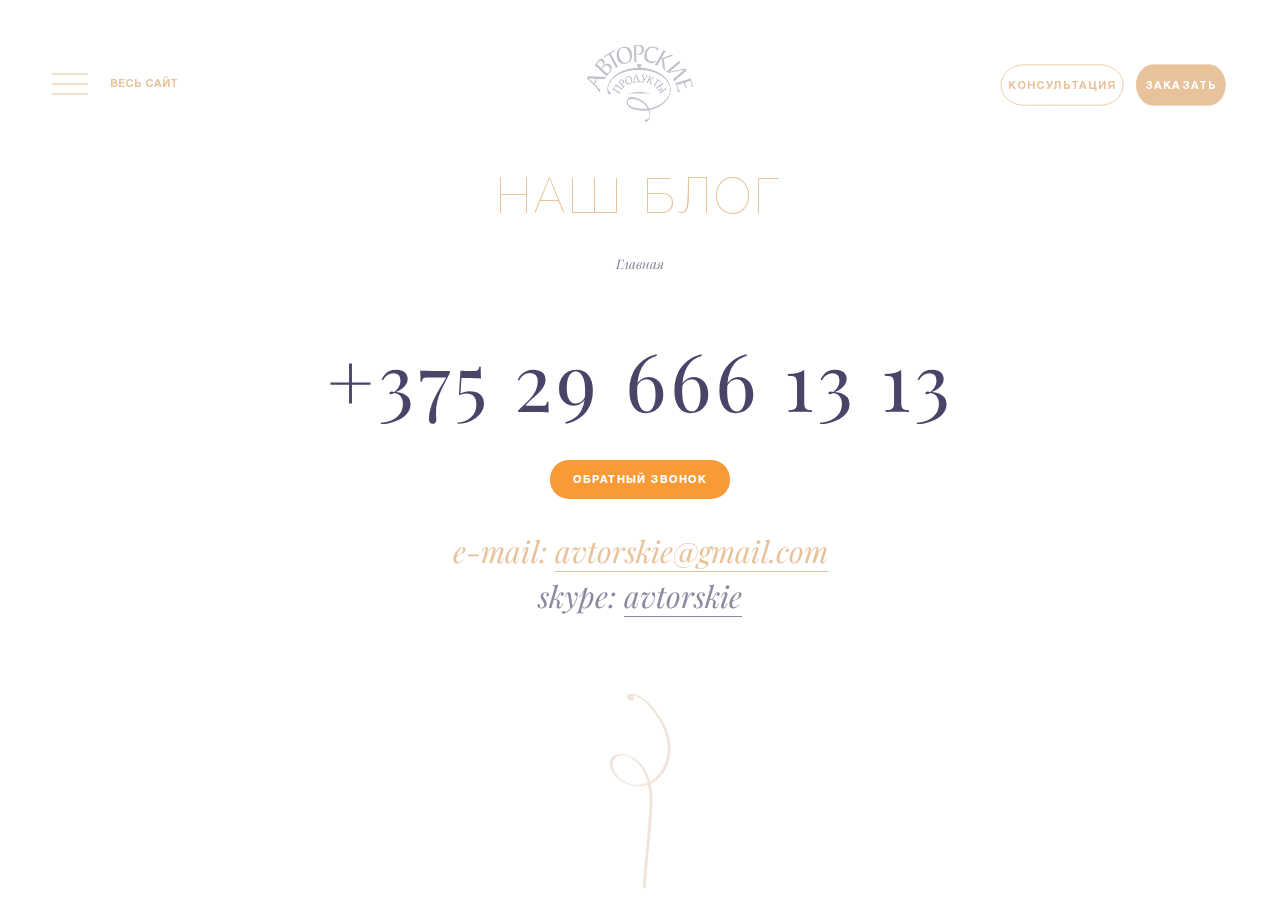
<file: 3-0consultation.html>
<!doctype html>
<html>
<head>
	<meta charset="utf-8">
	<title>Консультация</title>
	<meta name="viewport" content="width=device-width, initial-scale=1">
	<meta name="format-detection" content="telephone=no">
	<link href='http://fonts.googleapis.com/css?family=Playfair+Display:400,400italic&subset=latin,cyrillic' rel='stylesheet' type='text/css'>
	<link rel="stylesheet" media="all" href="css/screen.css" >
	<!--[if IE]><script src="js/html5shiv.js"></script><![endif]-->
</head>
<body>
<!-- BEGIN  out-->
<div class="out is-inner">
	<div class="container">
		<div id="viewport" class="main">
			<!-- begin header  -->
			<header class="header" data-sr>
				<div class="header__in">
					<a href="#" class="logo logo_inner js-top"></a>
					<!-- begin header__wrap  -->
					<div class="header__wrap">
						<div class="header__bl onleft">
							<div class="header__menu">
								<button id="hamburger" class="menu-button">
									<span id="morph-shape" class="morph-shape" data-morph-open="M3,20c0,0,12-4,27-4s27,4,27,4;M3,60c0,0,12,4,27,4s27-4,27-4" data-morph-close="M3,20c0,0,12,4,27,4s27-4,27-4;M3,60c0,0,12-4,27-4s27,4,27,4">
										<svg width="100%" height="100%" viewBox="0 0 60 80" preserveAspectRatio="none">
											<path d="M3,20c0,0,12,0,27,0s27,0,27,0" fill="none"/>
											<line x1="3" y1="40" x2="57" y2="40"/>
											<path d="M3,60c0,0,12,0,27,0s27,0,27,0" fill="none"/>
										</svg>
									</span>
									<span class="header__link">Весь сайт</span>
								</button>
							</div>
						</div>
						<div class="header__bl onright">
							<div class="button-wrap">
								<button class="button button--line button--effect-1">
									<span class="morph-shape" data-morph-active="M286.5,62.5c0,27.891-22.609,50.5-50.5,50.5c0,0-64.355-6-86-6c-21.645,0-86,6-86,6c-27.891,0-50.5-22.609-50.5-50.5l0,0C13.5,34.609,36.109,12,64,12c0,0,64.355,6,86,6c21.645,0,86-6,86-6C263.891,12,286.5,34.609,286.5,62.5L286.5,62.5z">
										<svg width="100%" height="100%" viewBox="0 0 300 125" preserveAspectRatio="none">
											<path d="M286.5,62.5c0,27.891-22.609,50.5-50.5,50.5c0,0-64.355,0-86,0c-21.645,0-86,0-86,0c-27.891,0-50.5-22.609-50.5-50.5l0,0C13.5,34.609,36.109,12,64,12c0,0,64.355,0,86,0c21.645,0,86,0,86,0C263.891,12,286.5,34.609,286.5,62.5L286.5,62.5z"/>
										</svg>
									</span>
									<span class="button__text">Консультация</span>
								</button>
								<button class="button button--fill button--effect-1">
									<span class="morph-shape" data-morph-active="M286.5,62.5c0,27.891-22.609,50.5-50.5,50.5c0,0-64.355-6-86-6c-21.645,0-86,6-86,6c-27.891,0-50.5-22.609-50.5-50.5l0,0C13.5,34.609,36.109,12,64,12c0,0,64.355,6,86,6c21.645,0,86-6,86-6C263.891,12,286.5,34.609,286.5,62.5L286.5,62.5z">
										<svg width="100%" height="100%" viewBox="0 0 300 125" preserveAspectRatio="none">
											<path d="M286.5,62.5C286.5,90.39099999999999,263.891,113,236,113C236,113,171.64499999999998,113,150,113C128.355,113,64,113,64,113C36.109,113,13.5,90.39099999999999,13.5,62.5C13.5,62.5,13.5,62.5,13.5,62.5C13.5,34.609,36.109,12,64,12C64,12,128.35500000000002,12,150,12C171.645,12,236,12,236,12C263.891,12,286.5,34.609,286.5,62.5C286.5,62.5,286.5,62.5,286.5,62.5C286.5,62.5,286.5,62.5,286.5,62.5"></path>
										<desc>Created with Snap</desc><defs></defs></svg>
									</span>
									<span class="button__text">Заказать</span>
								</button>
							</div>
						</div>
					</div>
					<!-- end header__wrap -->
				</div>
			</header>
			<!-- end header -->
			<div class="section is-blog">
				<div class="section__in small-pad">
					<h2 class="h2" data-sr>Наш блог</h2>
					<ul class="breadcrumbs" data-sr="wait 0.3s">
						<li><a href="#">Главная</a></li>
					</ul>
					<div class="consultation">
						<div class="consultation__section">
							<div class="consultation__number" data-sr="wait 0.6s">+375 29 666 13 13</div>
							<button class="button is-orange js-popup" data-sr="wait 0.9s" data-dialog="call">обратный звонок</button>
							<div class="consultation__contacts" data-sr="wait 0.9s">
								<div class="is-orange">e-mail: <a href="#">avtorskie@gmail.com</a></div>
								<div>skype: <a href="#">avtorskie</a></div>
							</div>
						</div>
						<div class="consultation__section" data-sr="wait 0.3s">
							<div class="in-title">Диетолог</div>
							<div class="c-blockquote">
								<div class="c-blockquote__img"><img src="img/girl.png" alt=""></div>
								<div class="c-blockquote__text">
									<p>Для того, чтобы быть здоровым на все сто процентов, вам необходимо поддерживать свой организм в чистоте. Для этого вам нужно регулярно употреблять кобылье молоко и кумыс.</p>
									<span>Марина Владимировна, врач-диетолог</span>
								</div>
							</div>
						</div>
						<div class="consultation__section is-last js-form" data-sr="wait 0.3s">
							<div class="form-wrap">
								<div class="in-title">Форма обратной  связи</div>
								<div class="form">
									<form action="" class="js-validate">
										<div class="field">
											<label>
												<span>ваше имя<small>*</small></span>
												<input type="text" class="input" data-validation="required">
											</label>
										</div>
										<div class="field">
											<label>
												<span>телефон<small>*</small></span>
												<input type="text" class="input" data-validation="required">
											</label>
										</div>
										<div class="field">
											<label>
												<span>e-mail<small>*</small></span>
												<input type="text" class="input" data-validation="email">
											</label>
										</div>
										<div class="field">
											<label>
												<span>ваше сообщение</span>
												<textarea name="" id="" cols="30" rows="10" class="textarea" data-validation="required"></textarea>
											</label>
										</div>
										<div class="form__bottom">
											<button type="submit" class="button is-orange js-form-btn">отправить</button>
											<p>* Поля обязательны для заполнения</p>
										</div>
									</form>
								</div>
							</div>
							<div class="form-wrap is-hidden">
								<div class="success">
									<div class="in-title">Спасибо!</div>
									<p>В ближайшее время с вами свяжется наш менеджер!</p>
									<button class="btn-refresh js-form-return"></button>
								</div>
							</div>
						</div>
					</div>
				</div>
			</div>

			<!-- begin footer  -->
			<footer class="footer" data-sr="wait 0.3s">
				<div class="footer__in">
					<button class="button button--fill button--effect-1 js-top">
						<span class="morph-shape" data-morph-active="M286.5,62.5c0,27.891-22.609,50.5-50.5,50.5c0,0-64.355-6-86-6c-21.645,0-86,6-86,6c-27.891,0-50.5-22.609-50.5-50.5l0,0C13.5,34.609,36.109,12,64,12c0,0,64.355,6,86,6c21.645,0,86-6,86-6C263.891,12,286.5,34.609,286.5,62.5L286.5,62.5z">
							<svg width="100%" height="100%" viewBox="0 0 300 125" preserveAspectRatio="none">
								<path d="M286.5,62.5C286.5,90.39099999999999,263.891,113,236,113C236,113,171.64499999999998,113,150,113C128.355,113,64,113,64,113C36.109,113,13.5,90.39099999999999,13.5,62.5C13.5,62.5,13.5,62.5,13.5,62.5C13.5,34.609,36.109,12,64,12C64,12,128.35500000000002,12,150,12C171.645,12,236,12,236,12C263.891,12,286.5,34.609,286.5,62.5C286.5,62.5,286.5,62.5,286.5,62.5C286.5,62.5,286.5,62.5,286.5,62.5"></path>
							<desc>Created with Snap</desc><defs></defs></svg>
						</span>
						<span class="button__text">Наверх</span>
					</button>
					<p class="footer__copy">© 2014, «БелКумысПром»</p>
					<p class="footer__made">Разработка сайта: <a href="#">Flex Media</a></p>
				</div>
			</footer>
			<!-- end footer -->
			<div class="bg-wrap is-inner">
				<div class="bg"></div>
			</div>
		</div>
	</div>
	<!-- begin mobile-menu -->
	<nav class="mob">
		<div class="mob__in">
			<a href="#" class="mob__logo"><img src="img/logo-small.png" alt=""></a>
			<div class="mob__nav">
				<ul class="mob__menu">
					<li><a href="#" class="mob__link is-active">Главная</a></li>
					<li><a href="#" class="mob__link">Блог</a></li>
					<li><a href="#" class="mob__link">Кобылье молоко и кумыс</a></li>
					<li><a href="#" class="mob__link">Производство</a></li>
					<li><a href="#" class="mob__link">Сервис</a></li>
				</ul>
			</div>
			<a href="#" class="mob__order">Консультация</a>
			<a href="#" class="mob__order">Заказать</a>
		</div>
	</nav>
	<div class="mob-close js-mob-close">
		<i class="icon-close"></i>
		<span>Закрыть</span>
	</div>
	<!-- end mobile-menu -->
</div>
<!-- END out-->
<div id="call" class="dialog">
	<div class="dialog__overlay"></div>
	<div class="dialog__content">
		<div class="morph-shape" data-morph-open="M0,0h80c0,0,0,9.977,0,29.834c0,19.945,0,30.249,0,30.249H0c0,0,0-10.055,0-30.332C0,8.219,0,0,0,0z" data-morph-close="M0,29.75h80c0,0-3.083,0.014-3.083,0.041c0,0.028,3.083,0.042,3.083,0.042H0c0,0,3.084-0.014,3.084-0.042 C3.084,29.762,0,29.75,0,29.75z">
			<svg xmlns="http://www.w3.org/2000/svg" width="100%" height="100%" viewBox="0 0 80 60" preserveAspectRatio="none">
				<path d="M0,29.75C0,29.75,80,29.75,80,29.75C80,29.75,76.917,29.764,76.917,29.791C76.917,29.819,80,29.833000000000002,80,29.833000000000002C80,29.833000000000002,0,29.833000000000002,0,29.833000000000002C0,29.833000000000002,3.084,29.819000000000003,3.084,29.791C3.084,29.762,0,29.75,0,29.75C0,29.75,0,29.75,0,29.75"></path>
			<desc>Created with Snap</desc><defs></defs></svg>
		</div>
		<div class="dialog-inner influence">
			<button class="dialog-close" data-dialog-close="">Close</button>
			<div class="popup__logo"><img src="img/logo.png" alt=""></div>
			<div class="popup js-form-back">
				<div class="popup__inner form-wrap">
					<div class="form">
						<form action="" class="js-validate">
							<span class="form__title">Обратный звонок</span>
							<div class="field">
								<label>
									<span>ваше имя<small>*</small></span>
									<input type="text" class="input" data-validation="required">
								</label>
							</div>
							<div class="field">
								<label>
									<span>телефон<small>*</small></span>
									<input type="text" class="input" data-validation="required">
								</label>
							</div>
							<div class="field">
								<label>
									<span>ваше сообщение</span>
									<textarea name="" id="" cols="30" rows="10" class="textarea" data-validation="required"></textarea>
								</label>
							</div>
							<div class="form__bottom">
								<button type="submit" class="button is-orange js-form-btn">отправить</button>
								<p>* Поля обязательны для заполнения</p>
							</div>
						</form>
					</div>
				</div>
				<div class="popup__inner form-wrap is-hidden">
					<div class="popup__success">
						<div class="success">
							<div class="in-title">Спасибо!</div>
							<p>В ближайшее время с вами свяжется наш менеджер!</p>
						</div>
					</div>
				</div>
			</div>
		</div>
	</div>
</div>
<!-- load scripts -->
<script src='js/lib/jquery.js'></script>
<script src='js/lib/slick.min.js'></script>
<script src='js/lib/modernizr.custom.js'></script>
<script src='js/lib/snap.svg-min.js'></script>
<script src='js/lib/classie.js'></script>
<script src='js/lib/dialogFx.js'></script>
<script src='js/lib/scrollTo.min.js'></script>
<script src='js/lib/jquery.form-validator.min.js'></script>
<script src='js/lib/scrollReveal.min.js'></script>
<script src='js/common.js'></script>
<script>
	var config = { 
		viewport: document.getElementById('viewport'),
		vFactor:  0.50,
		scale: false
	}
	window.sr = new scrollReveal( config);
</script>
</body>
</html>
</file>
<file: css/screen.css>
@charset "UTF-8";
html, body, div, span, applet, object, iframe, h1, h2, h3, h4, h5, h6, p, blockquote, pre, a, abbr, acronym, address, big, cite, code, del, dfn, em, img, ins, kbd, q, s, samp, small, strike, strong, sub, sup, tt, var, b, u, i, center, dl, dt, dd, ol, ul, li, fieldset, form, label, legend, table, caption, tbody, tfoot, thead, tr, th, td, article, aside, canvas, details, embed, figure, figcaption, footer, header, hgroup, menu, nav, output, ruby, section, summary, time, mark, audio, video { margin: 0; padding: 0; border: 0; vertical-align: baseline; }

body, html { height: 100%; }

img, fieldset, a img { border: none; }

input[type="text"], input[type="email"], input[type="tel"], textarea { -webkit-appearance: none; }

input[type="submit"], button { cursor: pointer; }
input[type="submit"]::-moz-focus-inner, button::-moz-focus-inner { padding: 0; border: 0; }

textarea { overflow: auto; }

input, button { margin: 0; padding: 0; border: 0; }

div, input, textarea, select, button, h1, h2, h3, h4, h5, h6, a, span, a:focus { outline: none; }

ul, ol { list-style-type: none; }

@media only screen and (min-device-width: 320px) and (max-device-width: 480px) { * { -webkit-text-size-adjust: none; } }
table { border-spacing: 0; border-collapse: collapse; width: 100%; }

html { -moz-box-sizing: border-box; -webkit-box-sizing: border-box; box-sizing: border-box; }

* { -moz-box-sizing: border-box; -webkit-box-sizing: border-box; box-sizing: border-box; }
*:before, *:after { -moz-box-sizing: border-box; -webkit-box-sizing: border-box; box-sizing: border-box; }

@font-face { font-family: HelveticaNeueCyrRoman; src: url("fonts/HelveticaNeueCyrRoman.eot"); src: url("fonts/HelveticaNeueCyrRoman.eot?#iefix") format("embedded-opentype"), url("fonts/HelveticaNeueCyrRoman.woff2") format("woff2"), url("fonts/HelveticaNeueCyrRoman.woff") format("woff"), url("fonts/HelveticaNeueCyrRoman.ttf") format("truetype"); font-weight: normal; font-style: normal; }
@font-face { font-family: HelveticaNeueCyrBold; src: url("fonts/HelveticaNeueCyrBold.eot"); src: url("fonts/HelveticaNeueCyrBold.eot?#iefix") format("embedded-opentype"), url("fonts/HelveticaNeueCyrBold.woff2") format("woff2"), url("fonts/HelveticaNeueCyrBold.woff") format("woff"), url("fonts/HelveticaNeueCyrBold.ttf") format("truetype"); font-weight: normal; font-style: normal; }
@font-face { font-family: HelveticaNeueCyrThin; src: url("fonts/HelveticaNeueCyrThin.eot"); src: url("fonts/HelveticaNeueCyrThin.eot?#iefix") format("embedded-opentype"), url("fonts/HelveticaNeueCyrThin.woff2") format("woff2"), url("fonts/HelveticaNeueCyrThin.woff") format("woff"), url("fonts/HelveticaNeueCyrThin.ttf") format("truetype"); font-weight: normal; font-style: normal; }
@font-face { font-family: HelveticaNeueCyrLight; src: url("fonts/HelveticaNeueCyrLight.eot"); src: url("fonts/HelveticaNeueCyrLight.eot?#iefix") format("embedded-opentype"), url("fonts/HelveticaNeueCyrLight.woff2") format("woff2"), url("fonts/HelveticaNeueCyrLight.woff") format("woff"), url("fonts/HelveticaNeueCyrLight.ttf") format("truetype"); font-weight: normal; font-style: normal; }
@font-face { font-family: HelveticaNeueCyrUltraLight; src: url("fonts/HelveticaNeueCyrUltraLight.eot"); src: url("fonts/HelveticaNeueCyrUltraLight.eot?#iefix") format("embedded-opentype"), url("fonts/HelveticaNeueCyrUltraLight.woff2") format("woff2"), url("fonts/HelveticaNeueCyrUltraLight.woff") format("woff"), url("fonts/HelveticaNeueCyrUltraLight.ttf") format("truetype"); font-weight: normal; font-style: normal; }
html.no-scroll, body.no-scroll { position: fixed; overflow: hidden; }

body { font-size: 13px; line-height: 1.4; background: #fff; font-family: "HelveticaNeueCyrRoman", Helvetica, sans-serif; }

.out { min-width: 320px; position: relative; height: 100%; overflow: hidden; }
.out.open-menu .container:after { width: 100%; height: 100%; opacity: 1; -moz-transition: opacity 500ms; -o-transition: opacity 500ms; -webkit-transition: opacity 500ms; transition: opacity 500ms; }
.out.open-menu .mob, .out.open-menu .mob-close { -moz-transform: translate3d(0, 0, 0); -ms-transform: translate3d(0, 0, 0); -webkit-transform: translate3d(0, 0, 0); transform: translate3d(0, 0, 0); }
.out.open-menu .mob-close { visibility: visible; }

.container { position: relative; perspective: 1000px; height: 100%; left: 0; z-index: 99; -moz-transition: -moz-transform 500ms; -o-transition: -o-transform 500ms; -webkit-transition: -webkit-transform 500ms; transition: transform 500ms; }
.container:after { content: ""; position: absolute; top: 0; right: 0; width: 0; height: 0; background: rgba(72, 60, 49, 0.6); opacity: 0; -moz-transition: opacity 0.5s, width 0.1s 0.5s, height 0.1s 0.5s; -o-transition: opacity 0.5s, width 0.1s 0.5s, height 0.1s 0.5s; -webkit-transition: opacity 0.5s, width 0.1s, height 0.1s; -webkit-transition-delay: 0s, 0.5s, 0.5s; transition: opacity 0.5s, width 0.1s 0.5s, height 0.1s 0.5s; z-index: 1; }

.main { position: relative; overflow-y: scroll; height: 100%; z-index: 1; }
@media only screen and (max-width: 1024px) { .main { -webkit-overflow-scrolling: touch; } }

a { text-decoration: none; }

h1, h2, h3, h4, h5, h6, strong { font-weight: normal; }

.txt-center { text-align: center; }

.onleft { float: left; }

.onright { float: right; }

.h1 { font-size: 40px; color: #4C4369; text-transform: uppercase; letter-spacing: 0.08em; font-family: "HelveticaNeueCyrThin", Helvetica, sans-serif; }
.h1.max-width { max-width: 750px; margin: 0 auto; }
@media only screen and (max-width: 768px) { .h1 { font-size: 24px; } }

.h2 { text-align: center; font-size: 50px; text-transform: uppercase; color: #E8C29A; letter-spacing: 0.1em; line-height: 1.2; font-family: "HelveticaNeueCyrUltraLight", Helvetica, sans-serif; }
@media only screen and (max-width: 768px) { .h2 { font-size: 30px; } }

.h3 { text-align: center; font-size: 18px; color: #f2ddc6; line-height: 2; font-family: "Playfair Display", serif; font-style: italic; }

.button-wrap { font-size: 0; }
.button-wrap .button { display: inline-block; vertical-align: middle; }
.button-wrap .button:not(:only-of-type):first-child { margin-right: 3px; }
@media only screen and (max-width: 768px) { .button-wrap { display: none; } }

.button { display: inline-block; padding: 15px 23px 13px; text-transform: uppercase; font-size: 11px; background: none; color: #E8C29A; border-radius: 19px; line-height: 1; border: 1px solid #E8C29A; -moz-transition: color, border-color, background 0.3s; -o-transition: color, border-color, background 0.3s; -webkit-transition: color, border-color, background 0.3s; transition: color, border-color, background 0.3s; font-family: "HelveticaNeueCyrBold", Helvetica, sans-serif; -moz-box-sizing: border-box; -webkit-box-sizing: border-box; box-sizing: border-box; }
.button:hover { color: #F0D6BC; border-color: #F0D6BC; }
.button.is-peach { background: #E8C29A; color: #fff; }
.button.is-peach:hover { background: #E0B686; }
.button.is-orange { background: #f89a36; color: #fff; border: none; text-align: center; letter-spacing: 0.1em; }
.button.is-orange a { color: #fff; }
.button.is-orange:hover { background: #ef7e07; }
.button .morph-shape { position: absolute; width: 100%; height: 100%; top: 0; left: 0; }
.button.button--line { height: 50px; position: relative; border: none; }
.button.button--line svg { fill: none; stroke: #e8c29a; stroke-width: 2px; stroke-linecap: round; }
.button.button--fill { height: 50px; position: relative; border: none; }
.button.button--fill svg { fill: #e8c29a; stroke: #e8c29a; stroke-width: 2px; stroke-linecap: round; }
.button.button--fill .button__text { position: relative; color: #FFF; }
.button .button__text { letter-spacing: 0.1em; }

.menu-button { position: relative; display: block; background: none; outline: none; border: none; -webkit-tap-highlight-color: transparent; -webkit-tap-highlight-color: transparent; }
.menu-button.is-open .header__link { color: #ef7e07; }
.menu-button.is-open .morph-shape svg path, .menu-button.is-open .morph-shape svg line { stroke: #ef7e07; }
.menu-button .morph-shape { display: inline-block; vertical-align: middle; width: 40px; height: 40px; }
.menu-button .morph-shape svg path, .menu-button .morph-shape svg line { stroke: #E8C29A; stroke-width: 2px; -moz-transition: -moz-transform 0.3s; -o-transition: -o-transform 0.3s; -webkit-transition: -webkit-transform 0.3s; transition: transform 0.3s; }

.menu-button.is-open .morph-shape svg path:first-of-type { -moz-transform: translate3d(0, -6px, 0); -ms-transform: translate3d(0, -6px, 0); -webkit-transform: translate3d(0, -6px, 0); transform: translate3d(0, -6px, 0); }

.menu-button.is-open .morph-shape svg path:nth-of-type(2) { -moz-transform: translate3d(0, 6px, 0); -ms-transform: translate3d(0, 6px, 0); -webkit-transform: translate3d(0, 6px, 0); transform: translate3d(0, 6px, 0); }

.dialog, .dialog__overlay { width: 100%; height: 100%; top: 0; left: 0; }

.dialog__overlay { position: absolute; z-index: 1; background: rgba(72, 61, 50, 0.8); opacity: 0; -webkit-transition: opacity 0.3s; transition: opacity 0.3s; -webkit-backface-visibility: hidden; }
.dialog_endo .dialog__overlay, .dialog_chemistry .dialog__overlay { background: rgba(85, 201, 119, 0.8); }
.dialog_skin .dialog__overlay { background: rgba(234, 174, 137, 0.8); }
.dialog_heart .dialog__overlay { background: rgba(253, 64, 64, 0.8); }
.dialog_brain .dialog__overlay { background: rgba(243, 219, 83, 0.8); }
.dialog_stomach .dialog__overlay { background: rgba(238, 111, 117, 0.8); }
.dialog_lungs .dialog__overlay { background: rgba(114, 158, 231, 0.8); }

.dialog--open .dialog__overlay { opacity: 1; pointer-events: auto; }

.dialog__content { width: 100%; max-width: 465px; min-width: 320px; background: #fff; text-align: center; position: relative; z-index: 5; opacity: 0; }
.dialog__content.dialog_chemistry { max-width: 660px; }

.dialog--open .dialog__content { pointer-events: auto; }

.dialog { position: fixed; display: -webkit-flex; display: flex; -webkit-align-items: center; align-items: center; -webkit-justify-content: center; justify-content: center; pointer-events: none; z-index: 999; }
.dialog .morph-shape { position: absolute; width: 100%; height: 100%; top: 0; left: 0; z-index: -1; }
.dialog .morph-shape svg { fill: #fff; }

.dialog__overlay { -webkit-transition-duration: 0.4s; transition-duration: 0.4s; }

.dialog__content { background: transparent; }

.dialog-close { position: absolute; top: 16px; right: 17px; font-size: 0; background: url('../img/icons-se5a7d47aa8.png') 0 -410px no-repeat; width: 20px; height: 20px; }

.dialog-inner { opacity: 0; -webkit-transform: scale3d(0.7, 0.5, 1); transform: scale3d(0.7, 0.5, 1); -moz-transition: opacity 0.3s, -moz-transform 0.3s; -o-transition: opacity 0.3s, -o-transform 0.3s; -webkit-transition: opacity 0.3s, -webkit-transform 0.3s; transition: opacity 0.3s, transform 0.3s; }

.dialog--open .dialog-inner { opacity: 1; -webkit-transform: scale3d(1, 1, 1); transform: scale3d(1, 1, 1); -webkit-transition: opacity 0.3s, -webkit-transform 0.3s; transition: opacity 0.3s, transform 0.3s; -webkit-transition-delay: 0.2s; transition-delay: 0.2s; }

.dialog.dialog--open .dialog__content, .dialog.dialog--close .dialog__content { -webkit-animation-duration: 0.4s; animation-duration: 0.4s; -webkit-animation-fill-mode: forwards; animation-fill-mode: forwards; -webkit-animation-timing-function: cubic-bezier(0.6, 0, 0.4, 1); animation-timing-function: cubic-bezier(0.6, 0, 0.4, 1); }

.dialog.dialog--open .dialog__content { -webkit-animation-name: anim-open; animation-name: anim-open; }

.dialog.dialog--close .dialog__content { -webkit-animation-name: anim-close; animation-name: anim-close; }

@-moz-keyframes anim-open { 0% { opacity: 0; -webkit-transform: scale3d(0.6, 0.6, 1); transform: scale3d(0.6, 0.6, 1); }
  100% { opacity: 1; -webkit-transform: scale3d(1, 1, 1); transform: scale3d(1, 1, 1); } }
@-webkit-keyframes anim-open { 0% { opacity: 0; -webkit-transform: scale3d(0.6, 0.6, 1); transform: scale3d(0.6, 0.6, 1); }
  100% { opacity: 1; -webkit-transform: scale3d(1, 1, 1); transform: scale3d(1, 1, 1); } }
@-o-keyframes anim-open { 0% { opacity: 0; -webkit-transform: scale3d(0.6, 0.6, 1); transform: scale3d(0.6, 0.6, 1); }
  100% { opacity: 1; -webkit-transform: scale3d(1, 1, 1); transform: scale3d(1, 1, 1); } }
@-ms-keyframes anim-open { 0% { opacity: 0; -webkit-transform: scale3d(0.6, 0.6, 1); transform: scale3d(0.6, 0.6, 1); }
  100% { opacity: 1; -webkit-transform: scale3d(1, 1, 1); transform: scale3d(1, 1, 1); } }
@keyframes anim-open { 0% { opacity: 0; -webkit-transform: scale3d(0.6, 0.6, 1); transform: scale3d(0.6, 0.6, 1); }
  100% { opacity: 1; -webkit-transform: scale3d(1, 1, 1); transform: scale3d(1, 1, 1); } }
@-moz-keyframes anim-close { 0% { opacity: 1; }
  100% { opacity: 0; -webkit-transform: scale3d(0.6, 0.6, 1); transform: scale3d(0.6, 0.6, 1); } }
@-webkit-keyframes anim-close { 0% { opacity: 1; }
  100% { opacity: 0; -webkit-transform: scale3d(0.6, 0.6, 1); transform: scale3d(0.6, 0.6, 1); } }
@-o-keyframes anim-close { 0% { opacity: 1; }
  100% { opacity: 0; -webkit-transform: scale3d(0.6, 0.6, 1); transform: scale3d(0.6, 0.6, 1); } }
@-ms-keyframes anim-close { 0% { opacity: 1; }
  100% { opacity: 0; -webkit-transform: scale3d(0.6, 0.6, 1); transform: scale3d(0.6, 0.6, 1); } }
@keyframes anim-close { 0% { opacity: 1; }
  100% { opacity: 0; -webkit-transform: scale3d(0.6, 0.6, 1); transform: scale3d(0.6, 0.6, 1); } }
.bg { position: fixed; left: 0; right: 0; bottom: 0; height: 291px; background-image: url(../img/horses.png); background-position: 50% bottom; background-repeat: repeat-x; z-index: 1; -moz-transition: all 0.8s ease; -o-transition: all 0.8s ease; -webkit-transition: all 0.8s ease; transition: all 0.8s ease; }
.bg.position { -moz-transform: translateY(100px); -ms-transform: translateY(100px); -webkit-transform: translateY(100px); transform: translateY(100px); }
@media only screen and (max-width: 1280px) { .bg { height: 150px; -webkit-background-size: contain; -o-background-size: contain; background-size: contain; }
  .bg.position { -moz-transform: translateY(50px); -ms-transform: translateY(50px); -webkit-transform: translateY(50px); transform: translateY(50px); } }
@media only screen and (max-width: 980px) { .bg.position { -moz-transform: none; -ms-transform: none; -webkit-transform: none; transform: none; } }
@media only screen and (max-width: 768px) { .bg { position: static; } }

.header { position: fixed; top: -200px; left: 50px; right: 50px; z-index: 10; -moz-transition: top 0.6s ease; -o-transition: top 0.6s ease; -webkit-transition: top 0.6s ease; transition: top 0.6s ease; pointer-events: none; }
.header__in { text-align: center; }
.header__wrap { position: absolute; top: 60px; left: 0; right: 0; *zoom: 1; }
.header__wrap:after { content: " "; display: table; clear: both; }
.header__bl { pointer-events: visible; }
.header__bl:first-child { margin-top: 4px; }
.header__bl .button { padding: 15px 13px 13px; }
.header__menu { display: inline-block; vertical-align: middle; }
.header__menu:hover { cursor: pointer; }
.header__link { display: inline-block; margin-left: 16px; text-transform: uppercase; font-size: 11px; color: #E8C29A; vertical-align: middle; font-family: "HelveticaNeueCyrBold", Helvetica, sans-serif; -moz-transition: color 0.2s ease; -o-transition: color 0.2s ease; -webkit-transition: color 0.2s ease; transition: color 0.2s ease; }
.header.is-visible { top: 0; }
@media only screen and (max-width: 1024px) { .header { top: 0; }
  .header .header__wrap { top: 25px; left: 25px; right: 25px; }
  .header .header__bl:first-child { margin-top: 0; } }
@media only screen and (max-width: 768px) { .header .header__link { display: none; } }

.logo { position: relative; display: inline-block; width: 190px; height: 137px; margin-top: 85px; background: url(../img/logo.png) no-repeat; z-index: 2; -moz-transition: all 0.8s ease; -o-transition: all 0.8s ease; -webkit-transition: all 0.8s ease; transition: all 0.8s ease; pointer-events: visible; }
.logo.small, .logo.logo_inner { margin-top: 15px; -moz-transform: scale(0.56); -ms-transform: scale(0.56); -webkit-transform: scale(0.56); transform: scale(0.56); filter: progid:DXImageTransform.Microsoft.Alpha(Opacity=50); opacity: 0.5; }
@media only screen and (max-width: 1024px) { .logo { margin-top: 5px; -moz-transform: scale(0.56); -ms-transform: scale(0.56); -webkit-transform: scale(0.56); transform: scale(0.56); filter: progid:DXImageTransform.Microsoft.Alpha(Opacity=50); opacity: 0.5; }
  .logo.small, .logo.logo_inner { margin-top: 5px; } }

.more { position: relative; text-align: center; font-size: 11px; text-transform: uppercase; color: #F0E3D9; letter-spacing: 0.08em; z-index: 0; -webkit-tap-highlight-color: transparent; font-family: "HelveticaNeueCyrBold", Helvetica, sans-serif; -moz-transition: all 0.9s ease; -o-transition: all 0.9s ease; -webkit-transition: all 0.9s ease; transition: all 0.9s ease; }
.more:before { content: ""; position: absolute; top: 52px; left: 50%; margin-left: -31px; background: url('../img/icons-se5a7d47aa8.png') 0 -1299px no-repeat; width: 62px; height: 294px; }
.more span { position: relative; padding: 20px 0; background: #fff; -moz-transition: opacity 0.5s ease; -o-transition: opacity 0.5s ease; -webkit-transition: opacity 0.5s ease; transition: opacity 0.5s ease; }
@media only screen and (max-width: 768px) { .more { margin-bottom: 0; }
  .more:before { margin-left: -15.5px; background: url('../img/icons-se5a7d47aa8.png') 0 -2923px no-repeat; width: 31px; height: 147px; } }

.container .section { max-width: 1500px; margin: 0 auto; padding: 0 25px; -moz-box-sizing: border-box; -webkit-box-sizing: border-box; box-sizing: border-box; }
.container .section .flourish { position: absolute; bottom: 0; left: 0; right: 0; height: 200px; background: url(../img/icons/consultation-deco.png) no-repeat bottom center; }
.container .section.no-bg:after { display: none; }
.container .section.large-pad .section__in { padding-top: 300px; }
.container .section:last-child .section__in { padding-bottom: 0; }
.container .section__in { max-width: 1080px; margin: 0 auto; padding: 80px 0 280px; }
.container .section .anchors { margin-top: 55px; }
.container .section .more { display: block; padding-top: 170px; margin-bottom: 30px; }
@media only screen and (max-width: 1280px) { .container .section.large-pad .section__in { padding-top: 250px; }
  .container .section .nav { margin-top: 35px; } }
@media only screen and (max-width: 768px) { .container .section .section__in { padding: 80px 0 200px; }
  .container .section.large-pad .section__in { padding: 170px 0 130px; }
  .container .section:after { height: 147px; background: url(../img/icons/small-curve.png) bottom center no-repeat; }
  .container .section .more { display: block; padding-top: 125px; } }

.anchors { font-size: 0; }
.anchors li { position: relative; display: inline-block; padding: 0 25px; }
.anchors li:after { content: "·"; position: absolute; top: 50%; left: 100%; margin: -14px 0 0 -2px; font-size: 20px; color: #E8C29A; }
.anchors li:last-child:after { display: none; }
.anchors__link { font-size: 20px; color: rgba(142, 136, 163, 0.8); font-family: "Playfair Display", serif; font-style: italic; -moz-transition: color 200ms; -o-transition: color 200ms; -webkit-transition: color 200ms; transition: color 200ms; }
.anchors__link:hover { color: #8e88a3; }
@media only screen and (max-width: 768px) { .anchors { margin-top: 30px; }
  .anchors li { padding: 0 15px; }
  .anchors .anchors__link { font-size: 14px; } }

.slick-product { margin-top: 40px; }
.slick-product .product__slide { *zoom: 1; }
.slick-product .product__slide:after { content: " "; display: table; clear: both; }
.slick-product .product__img { width: 50%; padding-left: 50px; }
.slick-product .product__img img { max-width: 100%; }
.slick-product .product__img .product__ttl { display: none; text-align: center; font-size: 24px; }
.slick-product .product__txt { width: 50%; padding: 20px 50px 0 30px; color: #8E88A3; -moz-box-sizing: border-box; -webkit-box-sizing: border-box; box-sizing: border-box; }
.slick-product .product__txt .button { margin-top: 35px; text-transform: uppercase; }
.slick-product .product__p { line-height: 24px; letter-spacing: 0.03em; }
.slick-product .product__ttl { margin-bottom: 30px; padding-top: 20px; font-size: 40px; color: #4C4369; line-height: 1.25; font-family: "Playfair Display", serif; }
.slick-product .slick-dots { text-align: left; top: 50%; left: 10px; right: inherit; bottom: inherit; -moz-transform: translateY(-50%); -ms-transform: translateY(-50%); -webkit-transform: translateY(-50%); transform: translateY(-50%); }
.slick-product .slick-dots li { position: relative; display: block; }
.slick-product .slick-dots li:last-child { position: absolute; top: 0; -moz-transition: all 0.3s ease; -o-transition: all 0.3s ease; -webkit-transition: all 0.3s ease; transition: all 0.3s ease; }
.slick-product .slick-dots li:last-child button:before { content: ""; position: absolute; left: 50%; top: 50%; margin: -4px 0 0 -4px; width: 8px; height: 8px; border-radius: 50%; background: #8E88A3; }
.slick-product .slick-dots li button { position: relative; width: 30px; height: 30px; border-radius: 0; background: none; -moz-box-shadow: none; -webkit-box-shadow: none; box-shadow: none; }
.slick-product .slick-dots li button:before { content: ""; position: absolute; width: 8px; height: 8px; top: 50%; left: 50%; margin: -4px 0 0 -4px; background: #F0E3D9; border-radius: 50%; }
.slick-product .slick-dots li.slick-active:nth-child(1) ~ li:last-child { -moz-transform: translateY(0px); -ms-transform: translateY(0px); -webkit-transform: translateY(0px); transform: translateY(0px); }
.slick-product .slick-dots li.slick-active:nth-child(2) ~ li:last-child { -moz-transform: translateY(30px); -ms-transform: translateY(30px); -webkit-transform: translateY(30px); transform: translateY(30px); }
.slick-product .slick-dots li.slick-active:nth-child(3) ~ li:last-child { -moz-transform: translateY(60px); -ms-transform: translateY(60px); -webkit-transform: translateY(60px); transform: translateY(60px); }
.slick-product .slick-dots li.slick-active:nth-child(4) ~ li:last-child { -moz-transform: translateY(90px); -ms-transform: translateY(90px); -webkit-transform: translateY(90px); transform: translateY(90px); }
.slick-product .slick-dots li.slick-active:nth-child(5) ~ li:last-child { -moz-transform: translateY(120px); -ms-transform: translateY(120px); -webkit-transform: translateY(120px); transform: translateY(120px); }
.slick-product .slick-dots li.slick-active:nth-child(6) ~ li:last-child { -moz-transform: translateY(150px); -ms-transform: translateY(150px); -webkit-transform: translateY(150px); transform: translateY(150px); }
.slick-product .slick-dots li.slick-active:nth-child(7) ~ li:last-child { -moz-transform: translateY(180px); -ms-transform: translateY(180px); -webkit-transform: translateY(180px); transform: translateY(180px); }
.slick-product .slick-dots li.slick-active:nth-child(8) ~ li:last-child { -moz-transform: translateY(210px); -ms-transform: translateY(210px); -webkit-transform: translateY(210px); transform: translateY(210px); }
.slick-product .slick-dots li.slick-active:nth-child(9) ~ li:last-child { -moz-transform: translateY(240px); -ms-transform: translateY(240px); -webkit-transform: translateY(240px); transform: translateY(240px); }
.slick-product .slick-dots li.slick-active:nth-child(10) ~ li:last-child { -moz-transform: translateY(270px); -ms-transform: translateY(270px); -webkit-transform: translateY(270px); transform: translateY(270px); }
@media only screen and (max-width: 768px) { .slick-product .product__img, .slick-product .product__txt { float: none; width: 100%; }
  .slick-product .product__img { padding-left: 0; }
  .slick-product .product__img img { margin: 0 auto; }
  .slick-product .product__img .product__ttl { display: block; }
  .slick-product .product__txt { padding: 20px 0 0; font-size: 12px; }
  .slick-product .product__txt .button { display: block; max-width: 260px; margin: 35px auto 0; }
  .slick-product .product__ttl { display: none; } }

.blog-slider { margin: 0 -20px; }

.blog { font-size: 0; margin-top: 42px; }
.blog__item { display: inline-block; width: 33%; text-align: center; padding: 22px; text-align: left; vertical-align: top; -moz-box-sizing: border-box; -webkit-box-sizing: border-box; box-sizing: border-box; }
.blog__in { display: block; max-width: 315px; height: 370px; margin: 0 auto; padding: 20px; font-size: 18px; background-color: #fff; overflow: hidden; box-shadow: 0 1px 15px rgba(174, 158, 148, 0.43); -moz-transition: box-shadow 0.3s ease; -o-transition: box-shadow 0.3s ease; -webkit-transition: box-shadow 0.3s ease; transition: box-shadow 0.3s ease; -moz-box-sizing: border-box; -webkit-box-sizing: border-box; box-sizing: border-box; }
.blog__in:hover { box-shadow: 0 1px 35px rgba(174, 158, 148, 0.5); }
.blog__in:hover .blog__img:before, .blog__in:hover .blog__img:after { opacity: 1; }
.blog__img { position: relative; height: 192px; margin-bottom: 24px; box-shadow: inset 0 0 5px rgba(181, 170, 158, 0.25); }
.blog__img img { width: 100%; height: 100%; }
.blog__img:before, .blog__img:after { left: 0; right: 0; opacity: 0; -moz-transition: opacity 0.3s ease; -o-transition: opacity 0.3s ease; -webkit-transition: opacity 0.3s ease; transition: opacity 0.3s ease; }
.blog__img:before { content: ""; position: absolute; top: 0; bottom: 0; background: rgba(255, 255, 255, 0.8); z-index: 1; box-shadow: inset 0 0 5px rgba(181, 170, 158, 0.25); }
.blog__img:after { content: "Читать подробнее"; position: absolute; top: 50%; text-align: center; font-size: 15px; color: #8E88A3; line-height: 1; z-index: 2; font-family: "Playfair Display", serif; font-style: italic; }
.blog__txt { height: 85px; margin-bottom: 10px; color: #4C4369; overflow: hidden; line-height: 1.6; font-family: "Playfair Display", serif; }
.blog__date { color: #E8C29A; font-size: 13px; font-family: "HelveticaNeueCyrLight", Helvetica, sans-serif; }
.blog__btn { display: block; margin-top: 3px; }
.blog.slick-slider .blog__item { padding: 22px 0; }
.blog.slick-slider .slick-prev { left: 5px; }
.blog.slick-slider .slick-prev:before { content: ""; background: url("../img/svg/prev.svg") no-repeat 0 0; -moz-background-size: 14px 33px; -o-background-size: 14px 33px; -webkit-background-size: 14px 33px; background-size: 14px 33px; width: 14px; height: 33px; display: inline-block; }
.blog.slick-slider .slick-next { right: 5px; }
.blog.slick-slider .slick-next:before { content: ""; background: url("../img/svg/next.svg") no-repeat 0 0; -moz-background-size: 14px 33px; -o-background-size: 14px 33px; -webkit-background-size: 14px 33px; background-size: 14px 33px; width: 14px; height: 33px; display: inline-block; }
.blog.slick-slider .slick-list { padding: 20px 0; }
@media only screen and (max-width: 1280px) { .blog.slick-slider .blog__item { padding: 22px 10px; }
  .blog .blog__item { padding: 22px 10px; }
  .blog .blog__in { max-width: 270px; height: 280px; padding: 15px; }
  .blog .blog__img { height: 150px; margin-bottom: 15px; }
  .blog .blog__txt { height: 60px; font-size: 14px; line-height: 1.45; }
  .blog .blog__date { font-size: 12px; } }
@media only screen and (max-width: 768px) { .blog.slick-slider .blog__item { padding: 22px 0; }
  .blog .blog__item { width: 100%; }
  .blog .blog__in { max-width: 240px; } }

.about__ttl { margin-top: 4.3%; text-align: center; font-size: 40px; color: #4C4369; font-family: "Playfair Display", serif; }
.about__bl { position: relative; margin-top: 4%; padding: 0 5%; *zoom: 1; }
.about__bl:after { content: " "; display: table; clear: both; }
.about__bl:before { content: ""; position: absolute; top: -30px; left: 50%; margin-left: -132px; width: 264px; height: 339px; background: url(../img/history.png) 0 0 no-repeat; z-index: -1; }
.about__bl.no-bg { margin-top: 37px; }
.about__bl.no-bg:before { display: none; }
.about__bl.no-bg .about__txt { padding-top: 0; }
.about__txt { width: 50%; max-width: 450px; padding-top: 20px; font-size: 13px; color: #8E88A3; line-height: 2; -moz-box-sizing: border-box; -webkit-box-sizing: border-box; box-sizing: border-box; }
.about__txt:first-child { padding-right: 20px; }
.about__btn { margin-top: 8%; text-align: center; }
@media only screen and (max-width: 1280px) { .about .about__bl:before { top: -60px; -moz-transform: scale(0.7); -ms-transform: scale(0.7); -webkit-transform: scale(0.7); transform: scale(0.7); }
  .about .about__txt { font-size: 12px; } }
@media only screen and (max-width: 768px) { .about .about__bl:before { display: none; }
  .about .about__ttl { font-size: 24px; }
  .about .about__txt { float: none; width: 100%; margin: 0 auto; padding-right: 0; text-align: center; } }

.blockquote { position: relative; max-width: 925px; min-height: 228px; margin: 30px auto 25px; padding: 60px 35px; background: url(../img/quote2.png) top center no-repeat; text-align: center; font-size: 20px; font-style: italic; color: #8E88A3; line-height: 1.8; -moz-box-sizing: border-box; -webkit-box-sizing: border-box; box-sizing: border-box; font-family: "Playfair Display", serif; }
.blockquote strong { font-weight: bold; }
.blockquote:before { content: ""; position: absolute; top: -10px; left: 50%; margin-left: -30px; background: url('../img/icons-se5a7d47aa8.png') 0 -1058px no-repeat; width: 80px; height: 41px; background-color: #FFF; }
.blockquote + .about__btn { margin-top: 15px; }
.blockquote p { margin-bottom: 0; }
@media only screen and (max-width: 1024px) { .blockquote { min-height: 254px; padding: 60px 0; font-size: 20px; background: url(../img/quote-cols.png) top center no-repeat; }
  .blockquote p { max-width: 550px; margin: 0 auto; } }
@media only screen and (max-width: 768px) { .blockquote { min-height: 354px; font-size: 15px; background: url(../img/quote-high.png) top center no-repeat; }
  .blockquote p { max-width: 240px; } }

.all { margin-top: 70px; text-align: center; font-size: 0; }
.all__list { display: inline-block; width: 25%; max-width: 235px; padding: 0 2%; text-align: left; vertical-align: top; -moz-box-sizing: border-box; -webkit-box-sizing: border-box; box-sizing: border-box; }
.all__list li { margin: 10px 0; }
.all__list li:first-child { margin: 0 0 15px; }
.all__list li:first-child a { font-size: 18px; color: #4C4369; line-height: 1.8; }
.all__list li:first-child a span { background-image: url('[data-uri]'); background-size: 100%; background-image: -webkit-gradient(linear, 50% 0%, 50% 100%, color-stop(0%, #4c4369), color-stop(100%, #4c4369)); background-image: -moz-linear-gradient(#4c4369 0%, #4c4369 100%); background-image: -webkit-linear-gradient(#4c4369 0%, #4c4369 100%); background-image: linear-gradient(#4c4369 0%, #4c4369 100%); background-size: 1px 1px; }
.all__list li:first-child a:hover span { background-image: none; }
.all__list a { position: relative; display: inline-block; font-size: 16px; color: #DEB78E; line-height: 1.5; font-family: "Playfair Display", serif; }
.all__list a span { background-repeat: repeat-x; background-position: 0 100%; background-image: url('[data-uri]'); background-size: 100%; background-image: -webkit-gradient(linear, 50% 0%, 50% 100%, color-stop(0%, #deb78e), color-stop(100%, #deb78e)); background-image: -moz-linear-gradient(#deb78e 0%, #deb78e 100%); background-image: -webkit-linear-gradient(#deb78e 0%, #deb78e 100%); background-image: linear-gradient(#deb78e 0%, #deb78e 100%); background-size: 1px 1px; }
.all__list a:hover span { background-image: none; }
@media only screen and (max-width: 768px) { .all .all__list { width: 100%; display: block; margin: 0 auto 45px; text-align: center; } }

.footer.is-main { padding: 75px 25px 240px; z-index: 1; }
.footer.is-main p { color: #4C4369; }
.footer.is-main p a { color: #4C4369; }
.footer.is-main p a:hover { text-decoration: underline; }
@media only screen and (max-width: 768px) { .footer.is-main { padding-bottom: 0; } }

.mob { position: fixed; top: 0; left: 0; width: 320px; height: 100%; padding: 40px 0; background: #fff; overflow-y: auto; text-align: center; z-index: 100; -moz-transform: translate3d(-100%, 0, 0); -ms-transform: translate3d(-100%, 0, 0); -webkit-transform: translate3d(-100%, 0, 0); transform: translate3d(-100%, 0, 0); -moz-transition: -moz-transform 500ms; -o-transition: -o-transform 500ms; -webkit-transition: -webkit-transform 500ms; transition: transform 500ms; }
@media only screen and (max-width: 360px) { .mob { width: 250px; } }
.mob .mob__logo { display: block; margin-bottom: 40px; }
.mob .mob__nav { position: relative; margin-bottom: 50px; }
.mob .mob__link { display: block; padding: 10px 0 12px; font-size: 18px; color: #4C4369; text-decoration: underline; font-weight: 400; font-family: "Playfair Display", serif; }
.mob .mob__link:hover, .mob .mob__link.is-active { text-decoration: none; color: #E8C29A; }
.mob .mob__menu { max-width: 195px; margin: 0 auto; }
.mob .mob__menu li { border-bottom: 1px solid #F1F0F3; }
.mob .mob__menu li:last-child { border-bottom: none; }
.mob .mob__order { display: block; margin-bottom: 12px; font-size: 18px; color: #4C4369; font-weight: 700; text-decoration: underline; font-family: "Playfair Display", serif; }
.mob .mob__order:hover { text-decoration: none; }

.mob-close { position: fixed; top: 60px; left: 340px; font-size: 0; cursor: pointer; visibility: hidden; z-index: 100; -moz-transform: translate3d(-320px, 0, 0); -ms-transform: translate3d(-320px, 0, 0); -webkit-transform: translate3d(-320px, 0, 0); transform: translate3d(-320px, 0, 0); -moz-transition: -moz-transform 500ms; -o-transition: -o-transform 500ms; -webkit-transition: -webkit-transform 500ms; transition: transform 500ms; }
.mob-close span { position: absolute; top: -6px; left: 40px; font-size: 11px; color: #fff; letter-spacing: 1px; text-transform: uppercase; }
.mob-close i { position: absolute; top: 0; left: 0; }
.mob-close i:before { content: ""; position: absolute; top: 0; left: 0; width: 35px; height: 2px; background: #fff; -ms-transform: rotate(45deg); -webkit-transform: rotate(45deg); transform: rotate(45deg); }
.mob-close i:after { content: ""; position: absolute; top: 0; left: 0; width: 35px; height: 2px; background: #fff; -ms-transform: rotate(-45deg); -webkit-transform: rotate(-45deg); transform: rotate(-45deg); }
@media only screen and (max-width: 768px) { .mob-close span { display: none; } }
@media only screen and (max-width: 360px) { .mob-close { left: 280px; } }

.js-fade { filter: progid:DXImageTransform.Microsoft.Alpha(Opacity=0); opacity: 0; -moz-transition: opacity 1s ease; -o-transition: opacity 1s ease; -webkit-transition: opacity 1s ease; transition: opacity 1s ease; }
.js-fade.is-visible { filter: progid:DXImageTransform.Microsoft.Alpha(enabled=false); opacity: 1; }
.js-fade.is-visible .js-fade-delay-1, .js-fade.is-visible .js-fade-delay-2 { filter: progid:DXImageTransform.Microsoft.Alpha(enabled=false); opacity: 1; }
.js-fade .js-fade-delay-1 { filter: progid:DXImageTransform.Microsoft.Alpha(Opacity=0); opacity: 0; -moz-transition: opacity 1.2s ease 0.2s; -o-transition: opacity 1.2s ease 0.2s; -webkit-transition: opacity 1.2s ease; -webkit-transition-delay: 0.2s; transition: opacity 1.2s ease 0.2s; }
.js-fade .js-fade-delay-2 { filter: progid:DXImageTransform.Microsoft.Alpha(Opacity=0); opacity: 0; -moz-transition: opacity 1.2s ease 0.4s; -o-transition: opacity 1.2s ease 0.4s; -webkit-transition: opacity 1.2s ease; -webkit-transition-delay: 0.4s; transition: opacity 1.2s ease 0.4s; }

.slick-slider { position: relative; display: block; box-sizing: border-box; -moz-box-sizing: border-box; -webkit-touch-callout: none; -webkit-user-select: none; -khtml-user-select: none; -moz-user-select: none; -ms-user-select: none; user-select: none; -ms-touch-action: pan-y; touch-action: pan-y; -webkit-tap-highlight-color: transparent; }

.slick-list { position: relative; overflow: hidden; display: block; margin: 0; padding: 0; }
.slick-list:focus { outline: none; }
.slick-loading .slick-list { background: white slick-image-url("ajax-loader.gif") center center no-repeat; }
.slick-list.dragging { cursor: pointer; cursor: hand; }

.slick-slider .slick-list, .slick-track, .slick-slide, .slick-slide img { -webkit-transform: translate3d(0, 0, 0); -moz-transform: translate3d(0, 0, 0); -ms-transform: translate3d(0, 0, 0); -o-transform: translate3d(0, 0, 0); transform: translate3d(0, 0, 0); }

.slick-track { position: relative; left: 0; top: 0; display: block; zoom: 1; }
.slick-track:before, .slick-track:after { content: ""; display: table; }
.slick-track:after { clear: both; }
.slick-loading .slick-track { visibility: hidden; }

.slick-slide { float: left; height: 100%; min-height: 1px; display: none; }
.slick-slide img { display: block; max-width: 100%; }
.slick-slide.slick-loading img { display: none; }
.slick-slide.dragging img { pointer-events: none; }
.slick-initialized .slick-slide { display: block; }
.slick-loading .slick-slide { visibility: hidden; }
.slick-vertical .slick-slide { display: block; height: auto; border: 1px solid transparent; }

.slick-prev, .slick-next { position: absolute; top: 50%; margin-top: -14px; font: 0/0 a; text-shadow: none; color: transparent; height: 50px; background: none; }
.slick-prev:focus, .slick-next:focus { outline: none; }
.slick-prev.slick-disabled, .slick-next.slick-disabled { opacity: 0.2; }
.slick-prev:before, .slick-next:before { height: 50px; line-height: 50px; }

.slick-prev { left: 0; }
.slick-prev:before { content: "←"; display: inline-block; vertical-align: middle; font-size: 61px; color: #fff; }

.slick-next { right: 0; }
.slick-next:before { content: "→"; display: inline-block; vertical-align: middle; font-size: 61px; color: #fff; }

.slick-dots { text-align: center; position: absolute; margin: 0; bottom: 0; left: 0; right: 0; }
.slick-dots li { position: relative; display: inline-block; padding: 0 3px; }
.slick-dots li.slick-active button { opacity: 0.3; box-shadow: none; }
.slick-dots li:before { display: none; }
.slick-dots button { display: block; width: 6px; height: 6px; background: #fff; -moz-box-shadow: 0 1px 5px rgba(0, 0, 0, 0.25); -webkit-box-shadow: 0 1px 5px rgba(0, 0, 0, 0.25); box-shadow: 0 1px 5px rgba(0, 0, 0, 0.25); cursor: pointer; font: 0/0 a; text-shadow: none; color: transparent; border-radius: 50%; }
.slick-dots button:hover { box-shadow: none; }

.breadcrumbs { font-size: 0; text-align: center; padding: 25px 0 50px; }
@media only screen and (max-width: 768px) { .breadcrumbs { padding: 25px 0 35px; } }
.breadcrumbs li { display: inline-block; vertical-align: top; padding: 0 16px; position: relative; }
.breadcrumbs li:first-child:before { display: none; }
.breadcrumbs li:before { content: ""; position: absolute; top: 8px; left: 0; width: 3px; height: 3px; background-color: #E8C29A; -moz-border-radius: 50%; -webkit-border-radius: 50%; border-radius: 50%; }
.breadcrumbs a { font-family: "Playfair Display", serif; font-style: italic; font-size: 13px; color: rgba(76, 67, 105, 0.7); -moz-transition: color 0.2s; -o-transition: color 0.2s; -webkit-transition: color 0.2s; transition: color 0.2s; }
.breadcrumbs a:hover { color: #4c4369; }

.tags { font-size: 0; text-align: center; padding: 25px 0 0; }
.tags li { display: inline-block; vertical-align: top; padding: 0 13px; }
.tags a { font-family: "Playfair Display", serif; font-size: 16px; color: #8e88a3; -moz-transition: color 0.3s; -o-transition: color 0.3s; -webkit-transition: color 0.3s; transition: color 0.3s; }
.tags a:hover, .tags a.is-active { color: #e8c29a; }

.pages { font-size: 0; text-align: center; padding: 45px 0; }
.pages li { display: inline-block; vertical-align: top; padding: 0 6px; }
.pages a { font-family: "Playfair Display", serif; font-size: 18px; color: #8e88a3; -moz-transition: color 0.3s; -o-transition: color 0.3s; -webkit-transition: color 0.3s; transition: color 0.3s; }
.pages a:hover, .pages a.is-active { color: #e8c29a; }

.section.is-blog .section__in { padding: 170px 0 50px; }
@media only screen and (max-width: 768px) { .section.is-blog { padding: 0; } }
.section.is-blog:after { display: none; }
.section.is-blog .blog__in { -moz-transition: box-shadow 0.3s; -o-transition: box-shadow 0.3s; -webkit-transition: box-shadow 0.3s; transition: box-shadow 0.3s; }
.section.is-blog .blog__in:hover { box-shadow: 0 1px 35px rgba(174, 158, 148, 0.5); }

.footer { padding: 180px 50px 45px; position: relative; z-index: 10; }
@media only screen and (max-width: 1024px) { .footer { padding: 80px 25px 20px; } }
@media only screen and (max-width: 768px) { .footer { padding: 20px 20px 140px; } }
.footer__in { *zoom: 1; text-align: center; margin: 0 auto; }
.footer__in:after { content: " "; display: table; clear: both; }
.footer p { font-family: "HelveticaNeueCyrRoman", Helvetica, sans-serif; font-size: 13px; letter-spacing: 0.03em; padding: 10px 0; color: #fff; }
@media only screen and (max-width: 768px) { .footer p { color: #8b87a1; padding: 5px 0; } }
.footer p a { color: #fff; }
@media only screen and (max-width: 768px) { .footer p a { color: #8b87a1; } }
.footer__copy { float: left; text-align: left; }
@media only screen and (max-width: 768px) { .footer__copy { float: none; text-align: center; } }
.footer__made { float: right; text-align: right; }
@media only screen and (max-width: 768px) { .footer__made { float: none; text-align: center; } }
.footer__made a { -moz-transition: all 0.3s; -o-transition: all 0.3s; -webkit-transition: all 0.3s; transition: all 0.3s; }
.footer__made a:hover { color: #f1902a; }
.footer .button { margin: 0 10px; }
@media only screen and (max-width: 768px) { .footer .button { margin: 0 0 20px; } }

.in-title { font-family: "Playfair Display", serif; line-height: 1.25; color: #4c4369; font-size: 40px; }
@media only screen and (max-width: 768px) { .in-title { font-size: 24px; text-align: center; } }

.inner { max-width: 843px; padding: 0 20px; margin: 0 auto; }
@media only screen and (max-width: 768px) { .inner { padding: 0; } }
.inner p, .inner .inner__box { padding: 0 10% 0 10%; padding: 0 10%; }
@media only screen and (max-width: 768px) { .inner p, .inner .inner__box { padding: 0 25px; } }
@media only screen and (max-width: 768px) { .inner__box { text-align: center; } }
.inner .in-title { padding: 0 2% 25px 10%; }
@media only screen and (max-width: 768px) { .inner .in-title { margin: 0; } }
.inner__heading { font-family: "Playfair Display", serif; line-height: 1.25; color: #4c4369; padding: 0 8% 0 10%; font-size: 30px; margin-bottom: 45px; text-align: left; }
@media only screen and (max-width: 768px) { .inner__heading { padding: 0 25px; font-size: 20px; margin-bottom: 30px; text-align: center; } }
.inner img { max-width: 100%; margin-bottom: 30px; }
.inner p { font-family: "HelveticaNeueCyrLight", Helvetica, sans-serif; font-size: 16px; line-height: 1.75; letter-spacing: 0.03em; color: #8e88a3; margin-bottom: 30px; }
@media only screen and (max-width: 768px) { .inner p { font-size: 14px; } }
.inner p b { font-family: "HelveticaNeueCyrRoman", Helvetica, sans-serif; font-weight: normal; }
.inner blockquote { font-family: "Playfair Display", serif; font-style: italic; font-size: 24px; line-height: 1.5; color: #e8c29a; margin: 0 -10px 30px 0; }
@media only screen and (max-width: 768px) { .inner blockquote { padding: 0 25px; margin: 0 0 30px; font-size: 18px; } }
.inner__news { padding: 0 0 50px; text-align: center; }
.inner__news p { margin-bottom: 10px; padding: 0 9% 0 10%; text-align: left; }
@media only screen and (max-width: 768px) { .inner__news p { padding: 0 25px; } }
.inner__news img { max-width: 300px; float: left; margin: 10px 35px 10px 0; }
@media only screen and (max-width: 768px) { .inner__news img { float: none; margin: 10px 0 30px; } }

.back { display: inline-block; position: relative; padding: 4px 0 3px 46px; font-family: "HelveticaNeueCyrBold", Helvetica, sans-serif; font-size: 11px; text-transform: uppercase; color: #e8c29a; letter-spacing: 0.1em; }
.back:before { content: ""; position: absolute; top: 50%; left: 0; margin: -10px 0 0; background: url("../img/svg/back.svg") no-repeat 0 0; -moz-background-size: 33px 20px; -o-background-size: 33px 20px; -webkit-background-size: 33px 20px; background-size: 33px 20px; width: 33px; height: 20px; display: inline-block; }

.gallery { margin-bottom: 55px; }
.gallery__wrap { position: relative; text-align: center; }
.gallery__slider { position: relative; }
.gallery .slick-prev, .gallery .slick-next { position: absolute; top: 50%; margin-top: -18px; z-index: 200; width: 60px; height: 35px; margin-top: -11px; z-index: 200; }
@media only screen and (max-width: 1028px) { .gallery .slick-prev, .gallery .slick-next { display: none !important; } }
.gallery .slick-prev:before, .gallery .slick-next:before { display: none; }
.gallery .slick-prev { background: url(../img/svg/arr-prev.svg) no-repeat center center; left: -82px; }
.gallery .slick-next { background: url(../img/svg/arr-next.svg) no-repeat center center; right: -82px; }
.gallery__pager { display: inline-block; vertical-align: top; font-family: "Playfair Display", serif; font-size: 18px; color: #8e88a3; position: relative; padding: 0 20px; }
.gallery__prev, .gallery__next { position: absolute; bottom: 0; width: 20px; height: 32px; }
.gallery__prev { left: -5px; background: url(../img/icons/cap-left.png) no-repeat center center; }
.gallery__next { right: -5px; background: url(../img/icons/cap-right.png) no-repeat center center; }
.gallery__current { font-size: 36px; }
.gallery img { margin-bottom: 20px; }

.share { font-size: 0; text-align: center; padding: 50px 0; }
.share li { padding: 0 15px 15px; display: inline-block; vertical-align: middle; }
@media only screen and (max-width: 480px) { .share li { display: block; } }
.share a { display: inline-block; }
.share a img { margin: 0; }

.number { position: relative; font-size: 0; }
.number__input { display: inline-block; vertical-align: top; width: 35px; height: 35px; line-height: 35px; text-align: center; font-family: "HelveticaNeueCyrLight", Helvetica, sans-serif; font-size: 16px; color: #4c4369; border: 1px solid #C8C6CF; background: #fff; margin: 0 9px; }
.number__plus, .number__minus { display: inline-block; vertical-align: top; width: 37px; height: 37px; color: #89859a; background: rgba(237, 236, 240, 0.5); position: relative; -moz-transition: all 0.3s; -o-transition: all 0.3s; -webkit-transition: all 0.3s; transition: all 0.3s; }
.number__plus:before, .number__plus:after, .number__minus:before, .number__minus:after { position: absolute; content: ""; background: #89859a; }
.number__plus:before, .number__minus:before { top: 18px; height: 1px; left: 11px; right: 11px; }
.number__plus:hover, .number__minus:hover { background: rgba(221, 218, 231, 0.5); }
.number__plus:after { top: 11px; bottom: 11px; left: 18px; width: 1px; }

.price { font-family: "Playfair Display", serif; font-size: 36px; line-height: 24px; color: #4c4369; }
.price small { font-size: 18px; }

.order { max-width: 1024px; padding: 0 20px; margin: 0 auto; }
@media only screen and (max-width: 768px) { .order { padding: 0 0 50px; } }
.order__tabs { font-size: 0; text-align: center; }
.order__tabs li { display: inline-block; vertical-align: top; padding: 0 5px; }
@media only screen and (max-width: 768px) { .order__tabs li { padding: 0; } }
.order__tabs li.is-active a { color: #4c4369; background-color: #F6F5F7; -moz-border-radius: 24px; -webkit-border-radius: 24px; border-radius: 24px; }
.order__tabs li.is-active a span { border: none; }
.order__tabs a { font-family: "Playfair Display", serif; font-size: 40px; line-height: 1; color: #E8C29A; display: inline-block; padding: 3px 22px 8px; }
@media only screen and (max-width: 768px) { .order__tabs a { font-size: 26px; padding: 11px 22px 13px; } }
.order__tabs a:hover span { border-bottom-color: #4c4369; color: #4c4369; }
.order__tabs a span { -moz-transition: all 0.3s; -o-transition: all 0.3s; -webkit-transition: all 0.3s; transition: all 0.3s; border-bottom: 1px dotted #E8C29A; }
.order__inner { *zoom: 1; padding: 25px 0 0; }
.order__inner:after { content: " "; display: table; clear: both; }
.order__filter { float: left; width: 200px; padding: 25px 0 0; }
@media only screen and (max-width: 768px) { .order__filter { float: none; margin: 0 auto; text-align: center; padding: 5px 0 0; } }
.order__filter li { padding: 0 15px 10px; }
.order__filter li a { display: inline-block; max-width: 130px; padding: 4px 20px; color: #4C4369; font-family: "Playfair Display", serif; font-size: 16px; line-height: 30px; }
.order__filter li a.is-active { border: 1px solid #E8C29A; -moz-border-radius: 19px; -webkit-border-radius: 19px; border-radius: 19px; }
.order__filter li a.is-active span { border-bottom: none; }
.order__filter li a:hover { color: #E8C29A; }
.order__filter li a:hover span { border-bottom: none; }
.order__filter li a span { border-bottom: 1px solid rgba(137, 133, 154, 0.4); }
.order__content { overflow: hidden; opacity: 0; -moz-transform: translateY(-50px); -ms-transform: translateY(-50px); -webkit-transform: translateY(-50px); transform: translateY(-50px); -moz-transition: opacity 300ms, -moz-transform 300ms; -o-transition: opacity 300ms, -o-transform 300ms; -webkit-transition: opacity 300ms, -webkit-transform 300ms; transition: opacity 300ms, transform 300ms; }
.order__content.is-active { opacity: 1; -moz-transform: translateY(0); -ms-transform: translateY(0); -webkit-transform: translateY(0); transform: translateY(0); }
.order__img { max-width: 350px; width: 100%; float: left; margin-right: 90px; }
.order__img img { width: 100%; }
@media only screen and (max-width: 768px) { .order__img img { max-width: 90%; } }
@media only screen and (max-width: 768px) { .order__img { float: none; margin: 0 auto; } }
.order__info { overflow: hidden; padding: 35px 0 0; }
@media only screen and (max-width: 1028px) { .order__info { clear: both; max-width: 380px; } }
@media only screen and (max-width: 768px) { .order__info { margin: 0 auto; max-width: 100%; text-align: center; } }
.order__info.is-small { max-width: 240px; }
.order__info .spinner { float: left; }
@media only screen and (max-width: 768px) { .order__info .spinner { float: none; margin-bottom: 20px; } }
.order__info .price { float: right; }
@media only screen and (max-width: 768px) { .order__info .price { float: none; } }
.order__info p { font-family: "Playfair Display", serif; font-style: italic; font-size: 15px; color: #89859a; }
.order__label { font-family: "Playfair Display", serif; font-style: italic; font-size: 18px; color: #4c4369; line-height: 1.4; margin-bottom: 25px; display: block; }
@media only screen and (max-width: 768px) { .order__label { max-width: 240px; margin: 0 auto 25px; } }
.order__btn { clear: both; padding: 26px 0 0; border-top: 1px solid #e0e0e0; }
.order__btn .button { width: 100%; text-align: center; margin-bottom: 30px; }
@media only screen and (max-width: 768px) { .order__btn .button { max-width: 260px; } }
@media only screen and (max-width: 768px) { .order__btn p { max-width: 200px; margin: 0 auto; } }
.order__price { *zoom: 1; padding: 0 0 28px; }
.order__price:after { content: " "; display: table; clear: both; }
.order__pack { *zoom: 1; font-size: 0; text-align: center; padding: 0 0 15px; }
.order__pack:after { content: " "; display: table; clear: both; }
.order__pack p { font-size: 18px; padding: 5px 0 0; }
.order__pack img { display: inline-block; vertical-align: middle; width: 81px; }
.order__pack span { padding: 15px 10px 0; font-family: "Playfair Display", serif; font-size: 24px; line-height: 1; color: #8e88a3; display: inline-block; vertical-align: middle; }
.order__pack ul { display: inline-block; vertical-align: middle; padding: 0 0 0 6px; }
.order__pack ul li { display: inline-block; vertical-align: top; background: url('../img/icons-se5a7d47aa8.png') 0 -145px no-repeat; width: 16px; height: 66px; margin: 0 0 0 -6px; }
.order__quantity { text-align: center; font-size: 0; padding: 17px 0 19px; border-top: 1px solid #f1f0f3; }
.order__quantity .spinner { float: none; display: inline-block; }
.order__quantity span { display: block; font-family: "HelveticaNeueCyrLight", Helvetica, sans-serif; font-size: 13px; letter-spacing: 0.03em; color: #4c4369; margin-bottom: 10px; }
.order__box { font-size: 0; text-align: center; border-top: 1px solid #f1f0f3; padding: 10px 0 15px; }
.order__box .price { float: none; }

.popup-wrap { position: fixed; top: 0; left: 0; bottom: 0; right: 0; background: rgba(72, 61, 50, 0.8); z-index: 300; overflow: auto; display: none; }
.popup-wrap.is-active { display: block; }
.popup__close { background: url('../img/icons-se5a7d47aa8.png') 0 -410px no-repeat; width: 20px; height: 20px; position: absolute; top: 16px; right: 17px; cursor: pointer; }
.popup__inner { padding: 90px 0 70px; }
.popup__success { position: relative; z-index: 2; max-width: 330px; margin: 0 auto; }
.popup__logo { position: absolute; top: -55px; left: 50%; margin-left: -90px; width: 180px; height: 180px; background: #fff; -moz-border-radius: 50%; -webkit-border-radius: 50%; border-radius: 50%; padding: 38px 0 0; -moz-box-sizing: border-box; -webkit-box-sizing: border-box; box-sizing: border-box; }
.popup__logo img { width: 100px; display: block; margin: 0 auto; }

.form { max-width: 298px; padding: 0 30px; margin: 0 auto; position: relative; z-index: 2; text-align: left; }
.form__title { text-align: center; font-family: "Playfair Display", serif; font-size: 40px; line-height: 1.25; color: #4c4369; display: block; margin-bottom: 20px; }
.form__bottom { padding: 8px 0 10px; text-align: center; }
.form__bottom .button { width: 100%; -moz-box-sizing: border-box; -webkit-box-sizing: border-box; box-sizing: border-box; margin-bottom: 20px; }
.form__bottom p { font-family: "Playfair Display", serif; font-style: italic; font-size: 15px; color: #89859a; }

.field { margin-bottom: 15px; }
.field label { display: block; -moz-transition: all 0.3s; -o-transition: all 0.3s; -webkit-transition: all 0.3s; transition: all 0.3s; }
.field span { filter: progid:DXImageTransform.Microsoft.Alpha(Opacity=50); opacity: 0.5; font-family: "HelveticaNeueCyrRoman", Helvetica, sans-serif; font-size: 11px; letter-spacing: 0.1em; color: #c2bfcd; text-transform: uppercase; display: block; margin: 0 0 5px; }
.field span small { font-family: "Playfair Display", serif; font-style: italic; font-size: 14px; color: #E8C29A; }
.field .help-block { display: none; }

.input, .textarea { font-family: "HelveticaNeueCyrRoman", Helvetica, sans-serif; font-size: 11px; letter-spacing: 0.1em; color: #89859a; border: 1px solid #e0dfe6; background: #fff; padding: 13px; width: 100%; -moz-box-sizing: border-box; -webkit-box-sizing: border-box; box-sizing: border-box; -moz-transition: all 0.3s; -o-transition: all 0.3s; -webkit-transition: all 0.3s; transition: all 0.3s; }
.input:hover, .input:focus, .textarea:hover, .textarea:focus { border-color: #a19dae; }
.input.error, .textarea.error { color: #FF4141; border-color: #ff4141; }

.textarea { height: 68px; resize: none; }

label.error { font-size: 0; filter: progid:DXImageTransform.Microsoft.Alpha(Opacity=0); opacity: 0; }

.section { z-index: 5; position: relative; }

.out.is-inner { position: relative; }
.out.is-inner .bg-wrap { z-index: 0; }
.out.is-inner .bg { background-attachment: inherit; }

.consultation { max-width: 960px; text-align: center; margin: 0 auto; }
.consultation .in-title { max-width: 340px; margin: 0 auto 40px; }
@media only screen and (max-width: 768px) { .consultation .in-title { max-width: 70%; margin: 0 auto 30px; } }
.consultation__section { padding-bottom: 240px; margin-bottom: 40px; position: relative; }
@media only screen and (max-width: 768px) { .consultation__section { padding-bottom: 130px; } }
.consultation__section:after { content: ""; position: absolute; bottom: 0; left: 0; right: 0; height: 200px; background: url(../img/icons/consultation-deco.png) no-repeat bottom center; }
@media only screen and (max-width: 768px) { .consultation__section:after { height: 100px; } }
.consultation__section.is-last { padding: 0; }
@media only screen and (max-width: 768px) { .consultation__section.is-last { padding-bottom: 0; } }
.consultation__section.is-last:after { display: none; }
.consultation__number { font-family: "Playfair Display", serif; font-size: 80px; letter-spacing: 0.05em; color: #4c4369; display: block; margin-bottom: 25px; }
@media only screen and (max-width: 768px) { .consultation__number { font-size: 32px; margin-bottom: 30px; } }
.consultation__contacts { padding: 30px 0; }
@media only screen and (max-width: 768px) { .consultation__contacts { padding: 20px 0 0; } }
.consultation__contacts div { font-family: "Playfair Display", serif; font-style: italic; font-size: 30px; line-height: 1.5; color: #8e88a3; }
@media only screen and (max-width: 768px) { .consultation__contacts div { font-size: 18px; line-height: 2; } }
.consultation__contacts div.is-orange { color: #e8c29a; }
.consultation__contacts div.is-orange a { color: #e8c29a; border-bottom-color: #e8c29a; }
.consultation__contacts a { color: #8e88a3; border-bottom: 1px solid #8e88a3; }

.c-blockquote { text-align: left; *zoom: 1; max-width: 840px; margin: 0 auto; }
.c-blockquote:after { content: " "; display: table; clear: both; }
.c-blockquote__img { float: left; width: 154px; height: 154px; margin-right: 70px; }
@media only screen and (max-width: 768px) { .c-blockquote__img { float: none; margin: 0 auto 25px; } }
.c-blockquote__img img { width: 100%; height: 100%; }
.c-blockquote__text { overflow: hidden; padding: 5px 0; }
@media only screen and (max-width: 768px) { .c-blockquote__text { padding: 0 20px; max-width: 300px; margin: 0 auto; } }
.c-blockquote__text p { font-family: "Playfair Display", serif; font-style: italic; font-size: 18px; line-height: 1.66; color: #8e88a3; margin-bottom: 25px; }
.c-blockquote__text span { font-family: "HelveticaNeueCyrRoman", Helvetica, sans-serif; font-size: 11px; line-height: 1.8; color: #c2bfcd; letter-spacing: 0.1em; filter: progid:DXImageTransform.Microsoft.Alpha(Opacity=50); opacity: 0.5; max-width: 170px; display: block; text-transform: uppercase; }

.js-form-back.is-success .form-wrap { display: none; }
.js-form-back.is-success .form-wrap.is-hidden { display: block; }
.js-form-back .form-wrap.is-hidden { display: none; }

.js-form.is-success .form-wrap { display: none; }
.js-form.is-success .form-wrap.is-hidden { display: block; }
.js-form .form-wrap.is-hidden { display: none; }

.success { text-align: center; max-width: 350px; margin: 0 auto; }
.success .in-title { margin-bottom: 20px; }
.success p { font-family: "Playfair Display", serif; font-style: italic; font-size: 18px; line-height: 1.66; color: #89859a; margin-bottom: 30px; }

.btn-refresh { background: url('../img/icons-se5a7d47aa8.png') 0 -2891px no-repeat; width: 20px; height: 22px; display: inline-block; vertical-align: top; }

.bg-wrap { position: relative; }
.bg-wrap.is-inner .bg { position: absolute; }
</file>
